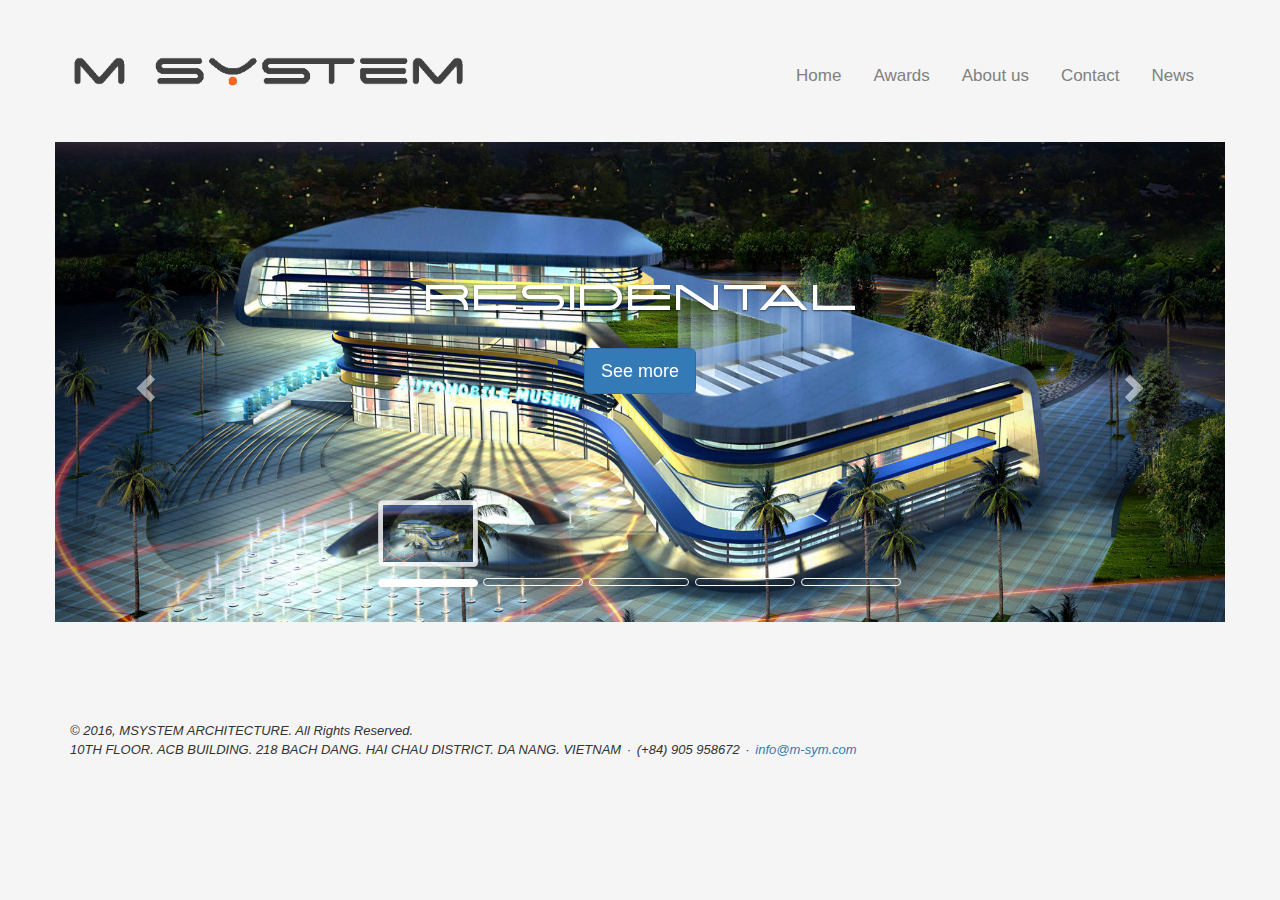
<file: index.html>
<!DOCTYPE html>
<html>
	<head>
		<title>mSystem demo 2</title>
		<meta name="viewport" content="width=device-width, initial-scale=1">
		<link rel="stylesheet" href="https://maxcdn.bootstrapcdn.com/bootstrap/3.3.7/css/bootstrap.min.css" integrity="sha384-BVYiiSIFeK1dGmJRAkycuHAHRg32OmUcww7on3RYdg4Va+PmSTsz/K68vbdEjh4u" crossorigin="anonymous">
		<link rel="stylesheet" type="text/css" href="./css/style.css">		
	</head>
	<body>
		<div class="container" style="padding-top:50px;">
			<div class="row" style="padding-bottom:40px;">
				<div class="col-sm-12">
					<img src="./images/logo.png" class="" style="float:left; width:400px; height:auto;">
					<ul class="topnav" id="myTopnav" style="float:right;">
						<li><a href="#home">Home</a></li>
						<li><a href="#awards">Awards</a></li>
						<li><a href="#about">About us</a></li>
						<li><a href="#contact">Contact</a></li>
						<li><a href="#news">News</a></li>
						<li class="icon">
							<a href="javascript:void(0);" onclick="myFunction()">&#9776;</a>
						</li>
					</ul>
				</div>
			</div>
			<div class="row">
				<div id="thumbnail-preview-indicators" class="carousel slide" data-ride="carousel">
					<!-- Indicators -->
					<ol class="carousel-indicators">
						<li data-target="#thumbnail-preview-indicators" data-slide-to="0" class="active">
							<div class="thumbnail">
								<img class="img-responsive" src="./images/1.jpg">
							</div>
						</li>
						<li data-target="#thumbnail-preview-indicators" data-slide-to="1">
							<div class="thumbnail">
								<img class="img-responsive" src="./images/2.jpg">
							</div>
						</li>
						<li data-target="#thumbnail-preview-indicators" data-slide-to="2">
							<div class="thumbnail">
								<img class="img-responsive" src="./images/3.jpg">
							</div>
						</li>
						<li data-target="#thumbnail-preview-indicators" data-slide-to="3">
							<div class="thumbnail">
								<img class="img-responsive" src="./images/4.jpg">
							</div>
						</li>
						<li data-target="#thumbnail-preview-indicators" data-slide-to="4">
							<div class="thumbnail">
								<img class="img-responsive" src="./images/5.jpg">
							</div>
						</li>
					</ol>
					<div class="carousel-inner">
						<div class="item slides active">
							<div class="slide-1"></div>
							<div class="container">
								<div class="carousel-caption">
									<h1>RESIDENTAL</h1>
									<p><a class="btn btn-lg btn-primary" href="#" role="button">See more</a></p>
								</div>
							</div>
						</div>
						<div class="item slides">
							<div class="slide-2"></div>
							<div class="container">
								<div class="carousel-caption">
									<h1>HOTEL</h1>
									<p><a class="btn btn-lg btn-primary" href="#" role="button">Check it</a></p>
								</div>
							</div>
						</div>
						<div class="item slides">
							<div class="slide-3"></div>
							<div class="container">
								<div class="carousel-caption">
									<h1>MIXED USE</h1>
									<p><a class="btn btn-lg btn-primary" href="#" role="button">Let me in</a></p>
								</div>
							</div>
						</div>
						<div class="item slides">
							<div class="slide-4"></div>
							<div class="container">
								<div class="carousel-caption">
									<h1>COMMERCIAL</h1>
									<p><a class="btn btn-lg btn-primary" href="#" role="button">Come in</a></p>
								</div>
							</div>
						</div>
						<div class="item slides">
							<div class="slide-5"></div>
							<div class="container">
								<div class="carousel-caption">
									<h1>EXPERIMENTAL</h1>
									<p><a class="btn btn-lg btn-primary" href="#" role="button">Browse gallery</a></p>
								</div>
							</div>
						</div>
					</div>
					<a class="left carousel-control" href="#thumbnail-preview-indicators" role="button" data-slide="prev"><span class="glyphicon glyphicon-chevron-left"></span></a>
					<a class="right carousel-control" href="#thumbnail-preview-indicators" role="button" data-slide="next"><span class="glyphicon glyphicon-chevron-right"></span></a>
				</div>
			</div>
			<div class="row footer">
				<div class="col-xs-12">
					<div>© 2016, MSYSTEM ARCHITECTURE. All Rights Reserved.</div>
					<div>
						<span>10TH FLOOR. ACB BUILDING. 218 BACH DANG.
						HAI CHAU DISTRICT. DA NANG. VIETNAM </span>
						<span class="padding">·</span> (+84)&nbsp;905 958672 <span class="padding">·</span> <a href="mailto:info@m-sym.com" title="Write Email">info@m-sym.com</a>
					</div>
				</div>
			</div>
		</div>
		<script src="./js/menu.js" type="text/javascript"></script>
		<script src="https://code.jquery.com/jquery-3.1.1.slim.min.js" type="text/javascript"></script>
		<script src="https://maxcdn.bootstrapcdn.com/bootstrap/3.3.7/js/bootstrap.min.js" integrity="sha384-Tc5IQib027qvyjSMfHjOMaLkfuWVxZxUPnCJA7l2mCWNIpG9mGCD8wGNIcPD7Txa" crossorigin="anonymous"></script>
	</body>
</html>
</file>
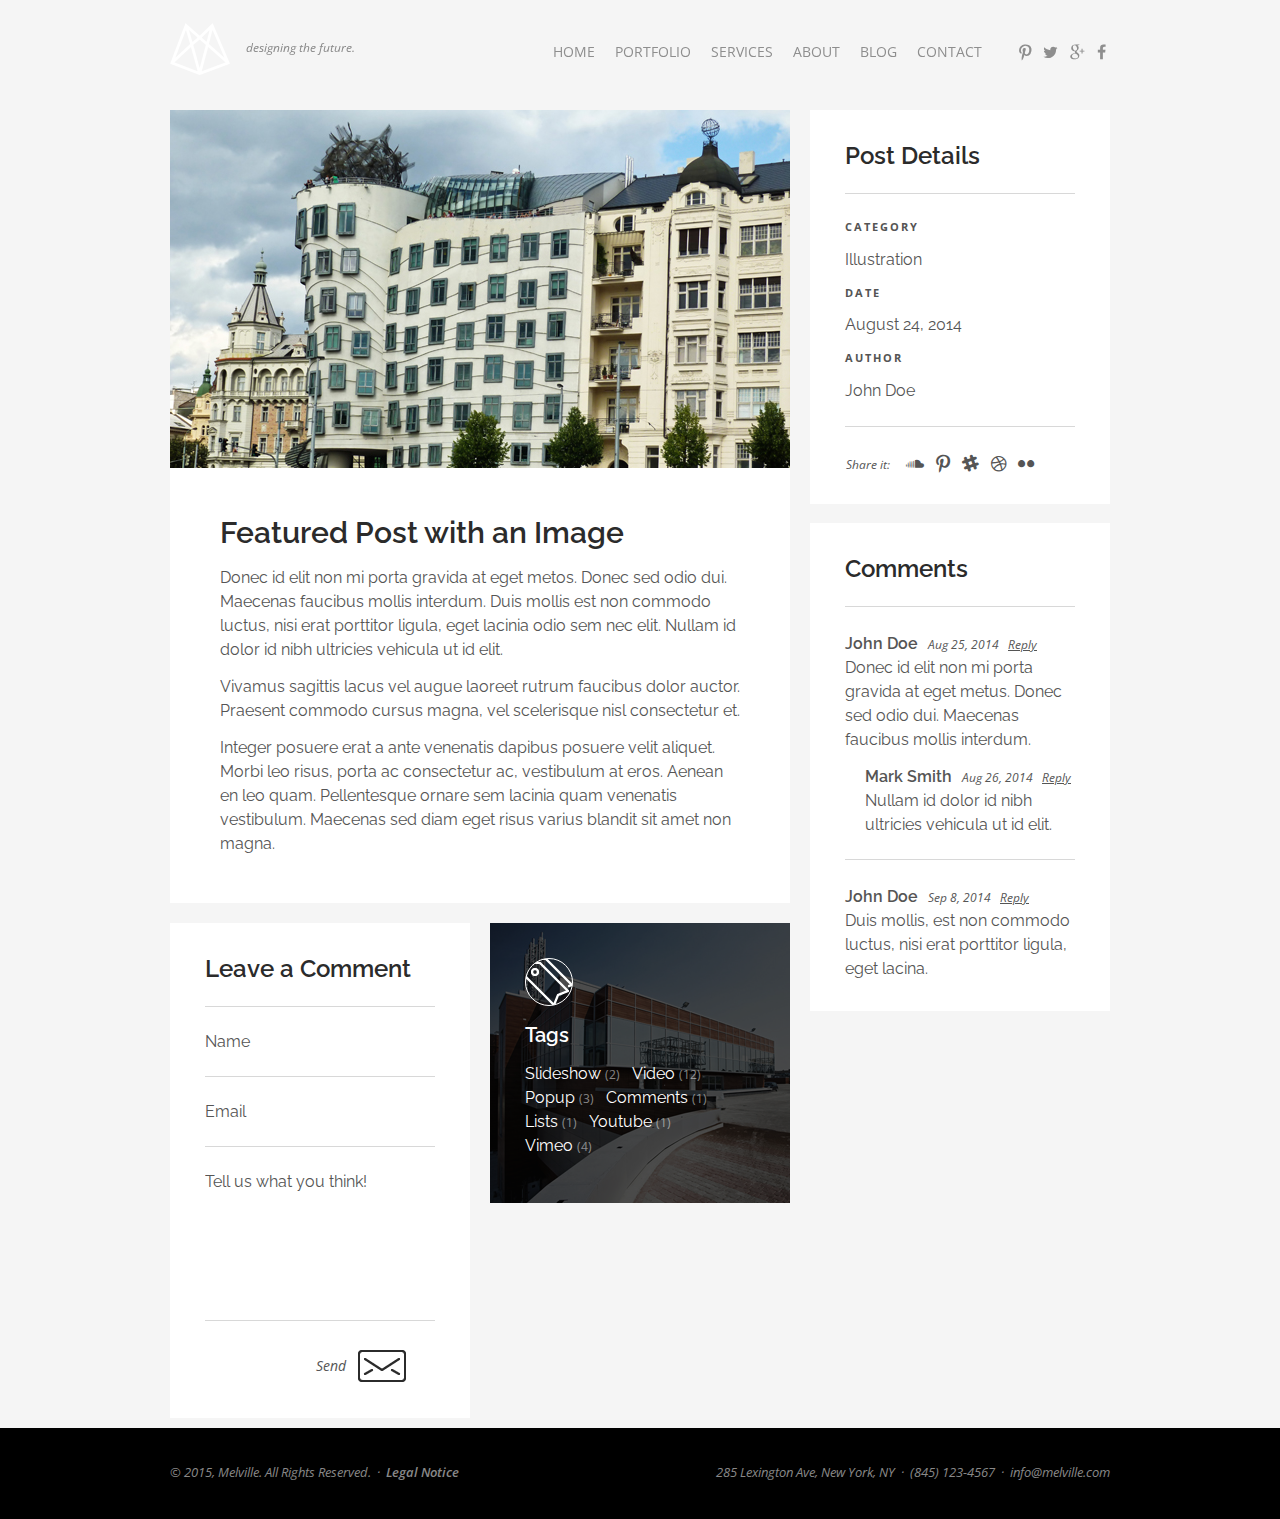
<file: navyseal/post.html>
<!DOCTYPE html>
<!--[if lte IE 6]> <html class="no-js ie  lt-ie10 lt-ie9 lt-ie8 lt-ie7 ancient oldie" lang="en-US"> <![endif]-->
<!--[if IE 7]>     <html class="no-js ie7 lt-ie10 lt-ie9 lt-ie8 oldie" lang="en-US"> <![endif]-->
<!--[if IE 8]>     <html class="no-js ie8 lt-ie10 lt-ie9 oldie" lang="en-US"> <![endif]-->
<!--[if IE 9]>     <html class="no-js ie9 lt-ie10 oldie" lang="en-US"> <![endif]-->
<!--[if gt IE 8]><!--> <html class="no-js" dir="ltr" lang="en-US"> <!--<![endif]-->
<head>
<meta charset="utf-8" />
<!--[if IE]> <meta http-equiv="X-UA-Compatible" content="IE=edge"> <![endif]-->
<title>Melville – Architect Builder Designer HTML5 Portfolio</title>
<!-- Set the viewport width to device width for mobile -->
<meta name="viewport" content="width=device-width, initial-scale=1, maximum-scale=1" />
<meta name="author" content="ppandp">
<meta name="Description" content="Melville – Architect Builder Designer HTML5 Portfolio" />
<link href="css/reset.css" rel="stylesheet" type="text/css" media="screen" />
<link href="css/contact.css" rel="stylesheet" type="text/css" media="screen" />
<link href="css/styles.css" rel="stylesheet" type="text/css" media="screen" />
<link href="css/jquery.fancybox.css" rel="stylesheet" type="text/css" media="screen" />
<!--[if gt IE 8]><!--><link href="css/retina-responsive.css" rel="stylesheet" type="text/css" media="screen" /><!--<![endif]-->
<!--[if !IE]> <link href="css/retina-responsive.css" rel="stylesheet" type="text/css" media="screen" /> <![endif]-->
<link href="css/open-menu.css" rel="stylesheet" type="text/css" media="screen" />
<link href="css/print.css" rel="stylesheet" type="text/css" media="print" />
<link href='http://fonts.googleapis.com/css?family=Open+Sans:400,400italic,300,300italic,600,700,800' rel="stylesheet" type="text/css" />
<link href='http://fonts.googleapis.com/css?family=Raleway:400,300,500,600,700' rel='stylesheet' type='text/css'>
<script src="js/modernizr.js" type="text/javascript"></script>
</head>
<body class="aligned">
<!-- Preloader -->
<div id="preloader">
  <div id="status">
    <div class="parent">
      <div class="child">
        <p class="small">loading</p>
      </div>
    </div>
  </div>
</div>
<div id="wrap">
  <div id="background-color"></div>
  <header id="header">
    <div class="containing-wrapper">
      <div class="logo-wrapper">
        <h1 id="logo"><a href="index-2.html">Melville</a></h1>
        <div class="tagline"><span>designing the future.</span></div>
      </div>
      <div id="menu-button">
        <div class="centralizer">
          <div class="cursor">Menu
            <div id="nav-button"> <span class="nav-bar"></span> <span class="nav-bar"></span> <span class="nav-bar"></span> </div>
          </div>
        </div>
      </div>
    </div>
  </header>
  <!-- end header -->
  <!-- start main nav -->
  <div class="containing-wrapper menu">
    <nav id="main-nav">
      <div id="menu-close-button">&times;</div>
      <ul id="options" class="option-set clearfix" data-option-key="filter">
        <li> <a href="index-2.html">Home</a> </li>
        <li> <a href="index-2.html#portfolio">Portfolio</a> </li>
        <li> <a href="index-2.html#services">Services</a> </li>
        <li> <a href="index-2.html#about">About</a> </li>
        <li> <a href="index-2.html#blog">Blog</a> </li>
        <li> <a href="index-2.html#contact">Contact</a> </li>
      </ul>
      <div class="social-links">
        <ul class="social-list clearfix">
          <li> <a href="#" class="pinterest"></a> </li>
          <li> <a href="#" class="twitter"></a> </li>
          <li> <a href="#" class="gplus"></a> </li>
          <li> <a href="#" class="facebook"></a> </li>
        </ul>
      </div>
    </nav>
  </div>
  <!-- end main nav -->
  <div class="content-wrapper">
    <div id="content">
      <div class="container">
        <div id="container" class="clearfix">
          <div class="element  clearfix col2-3 home auto">
            <div class="col2-3 auto">
              <figure class="images"> <img src="images/services01.jpg" alt="" /></figure>
            </div>
            <div class="col2-3 auto white-bottom">
              <h3> <strong>Featured Post with an Image</strong></h3>
              <p>Donec id elit non mi porta gravida at eget metos. Donec sed odio dui. Maecenas faucibus mollis interdum. Duis mollis est non commodo luctus, nisi erat porttitor ligula, eget lacinia odio sem nec elit. Nullam id dolor id nibh ultricies vehicula ut id elit.</p>
              <p>Vivamus sagittis lacus vel augue laoreet rutrum faucibus dolor auctor. Praesent commodo cursus magna, vel scelerisque nisl consectetur et.</p>
              <p>Integer posuere erat a ante venenatis dapibus posuere velit aliquet. Morbi leo risus, porta ac consectetur ac, vestibulum at eros. Aenean en leo quam. Pellentesque ornare sem lacinia quam venenatis vestibulum. Maecenas sed diam eget risus varius blandit sit amet non magna.</p>
            </div>
          </div>
          <div class="element clearfix col1-3 home grey auto">
            <h3><strong>Post Details</strong></h3>
            <div class="ct-part">
              <p class="small">Category</p>
              <p>Illustration</p>
              <p class="small">Date</p>
              <p>August 24, 2014</p>
              <p class="small">Author</p>
              <p>John Doe</p>
            </div>
            <div class="ft-part">
              <ul class="social-list">
                <li><i>Share it:</i></li>
                <li><a href="#" class="soundcloud"></a></li>
                <li><a href="#" class="pinterest"></a></li>
                <li><a href="#" class="slack"></a></li>
                <li><a href="#" class="dribbble"></a></li>
                <li><a href="#" class="flickr"></a></li>
              </ul>
            </div>
          </div>
          <div class="element clearfix col1-3 home grey auto">
            <h3><strong>Comments</strong></h3>
            <div class="ct-part">
              <p> <strong>John Doe</strong><sub><i>Aug 25, 2014 &nbsp; <a href="#" title="">Reply</a></i></sub><br />
                Donec id elit non mi porta gravida at eget metus. Donec sed odio dui. Maecenas faucibus mollis interdum. </p>
              <p class="indented"> <strong>Mark Smith</strong><sub><i>Aug 26, 2014 &nbsp; <a href="#" title="">Reply</a></i></sub><br />
                Nullam id dolor id nibh ultricies vehicula ut id elit. </p>
            </div>
            <div class="ct-part">
              <p> <strong>John Doe</strong><sub><i>Sep 8, 2014 &nbsp; <a href="#" title="">Reply</a></i></sub><br />
                Duis mollis, est non commodo luctus, nisi erat porttitor ligula, eget lacina. </p>
            </div>
          </div>
          <div class="element clearfix col1-3 home auto">
            <div class="elem-content">
              <h3><strong>Leave a Comment</strong></h3>
              <form class="form-part" method="post" action="http://ppp-templates.de/mv/contact.php" name="contactform" id="contactform" autocomplete="off">
                <input name="name" type="text" id="name" size="30" title="Name" />
                <input name="email" type="text" id="email" size="30" title="Email" />
                <textarea name="comments" cols="40" rows="3" id="comments" title="Tell us what you think!"></textarea>
                <div class="input-wrapper clearfix">
                  <input type="submit" class="send-btn" value="Send" id="submit" name="Submit" />
                  <span id="message"></span></div>
              </form>
            </div>
          </div>
          <div class="element  clearfix col1-3 home background background08">
            <div class="overlay"></div>
            <div class="icons tags"></div>
            <h4><strong>Tags</strong></h4>
            <p> <a href="#" title=""><span class="tag">Slideshow&nbsp;<span class="tag-count">(2)</span></span></a> <a href="#" title=""><span class="tag">Video&nbsp;<span class="tag-count">(12)</span></span></a> <a href="#" title=""><span class="tag">Popup&nbsp;<span class="tag-count">(3)</span></span></a> <a href="#" title=""><span class="tag">Comments&nbsp;<span class="tag-count">(1)</span></span></a> <a href="#" title=""><span class="tag">Lists&nbsp;<span class="tag-count">(1)</span></span></a> <a href="#" title=""><span class="tag">Youtube&nbsp;<span class="tag-count">(1)</span></span></a> <a href="#" title=""><span class="tag">Vimeo&nbsp;<span class="tag-count">(4)</span></span></a> </p>
          </div>
        </div>
        <!-- end #container -->
      </div>
      <!-- end .container -->
    </div>
    <!-- end content -->
  </div>
  <!-- end content-wrapper -->
</div>
<!-- end wrap -->
<footer id="footer" class="clearfix">
  <div class="containing-wrapper">
    <p class="alignleft">© 2015, Melville. All Rights Reserved. <span class="padding">&middot;</span> <a href="404.html" title=""><strong>Legal Notice</strong></a></p>
    <p class="alignright">285 Lexington Ave, New York, NY <span class="padding">&middot;</span> (845)&nbsp;123-4567 <span class="padding">&middot;</span> <a href="mailto:info@barrow.com" title="Write Email">info@melville.com</a> </p>
  </div>
</footer>
<script src="js/jquery-1.11.1.min.js" type="text/javascript"></script>
<script src="js/jquery-easing-1.3.js" type="text/javascript"></script>
<script src="js/retina.js" type="text/javascript"></script>
<script src="js/jquery.touchSwipe.min.js" type="text/javascript"></script>
<script src="js/jquery.isotope2.min.js" type="text/javascript"></script>
<script src="js/jquery.ba-bbq.min.js" type="text/javascript"></script>
<script src="js/jquery.isotope.load.js" type="text/javascript"></script>
<script src="js/SmoothScroll.js" type="text/javascript"></script>
<script src="js/main.js" type="text/javascript"></script>
<script src="js/jquery.form.js" type="text/javascript"></script>
<script src="js/input.fields.js" type="text/javascript"></script>
<script src="js/preloader.js" type="text/javascript"></script>
<script src="js/jquery.fancybox.pack.js" type="text/javascript"></script>
<script src="http://maps.google.com/maps/api/js?sensor=false" type="text/javascript"></script>
<script src="js/jquery.gomap-1.3.2.min.js" type="text/javascript"></script>
</body>
</html>
</file>
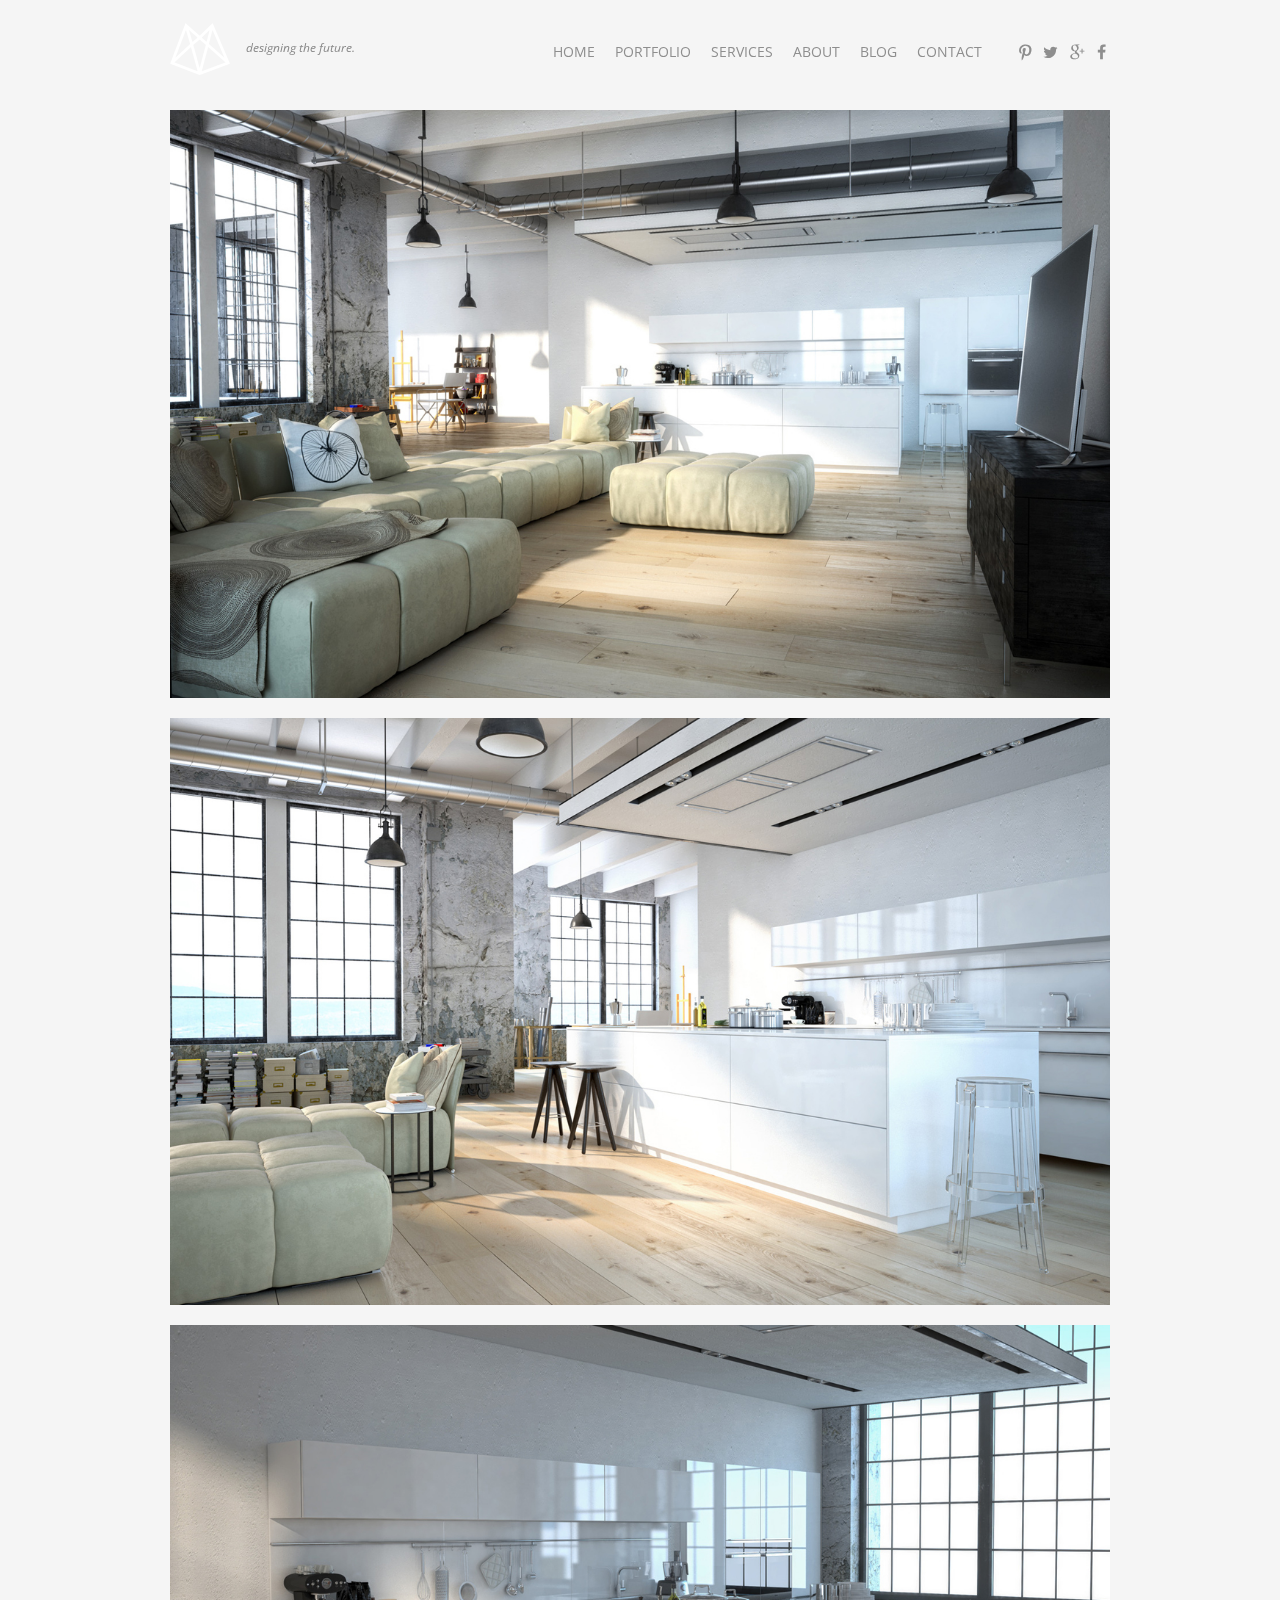
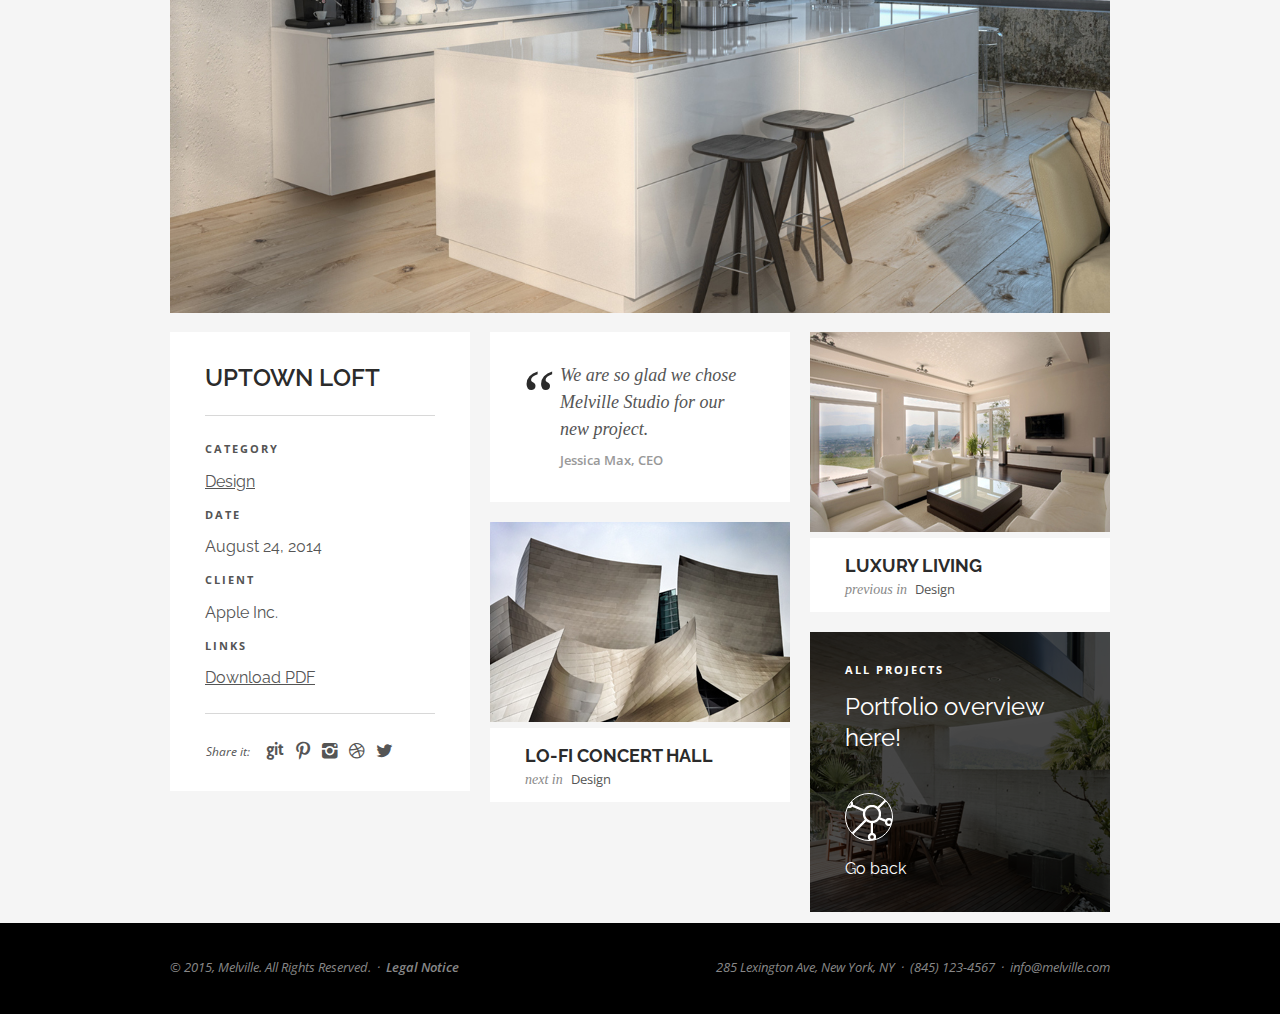
<file: navyseal/project.html>
<!DOCTYPE html>
<!--[if lte IE 6]> <html class="no-js ie  lt-ie10 lt-ie9 lt-ie8 lt-ie7 ancient oldie" lang="en-US"> <![endif]-->
<!--[if IE 7]>     <html class="no-js ie7 lt-ie10 lt-ie9 lt-ie8 oldie" lang="en-US"> <![endif]-->
<!--[if IE 8]>     <html class="no-js ie8 lt-ie10 lt-ie9 oldie" lang="en-US"> <![endif]-->
<!--[if IE 9]>     <html class="no-js ie9 lt-ie10 oldie" lang="en-US"> <![endif]-->
<!--[if gt IE 8]><!--> <html class="no-js" dir="ltr" lang="en-US"> <!--<![endif]-->
<head>
<meta charset="utf-8" />
<!--[if IE]> <meta http-equiv="X-UA-Compatible" content="IE=edge"> <![endif]-->
<title>Melville – Architect Builder Designer HTML5 Portfolio</title>
<!-- Set the viewport width to device width for mobile -->
<meta name="viewport" content="width=device-width, initial-scale=1, maximum-scale=1" />
<meta name="author" content="ppandp">
<meta name="Description" content="Melville – Architect Builder Designer HTML5 Portfolio" />
<link href="css/reset.css" rel="stylesheet" type="text/css" media="screen" />
<link href="css/contact.css" rel="stylesheet" type="text/css" media="screen" />
<link href="css/styles.css" rel="stylesheet" type="text/css" media="screen" />
<link href="css/jquery.fancybox.css" rel="stylesheet" type="text/css" media="screen" />
<!--[if gt IE 8]><!--><link href="css/retina-responsive.css" rel="stylesheet" type="text/css" media="screen" /><!--<![endif]-->
<!--[if !IE]> <link href="css/retina-responsive.css" rel="stylesheet" type="text/css" media="screen" /> <![endif]-->
<link href="css/open-menu.css" rel="stylesheet" type="text/css" media="screen" />
<link href="css/print.css" rel="stylesheet" type="text/css" media="print" />
<link href='http://fonts.googleapis.com/css?family=Open+Sans:400,400italic,300,300italic,600,700,800' rel="stylesheet" type="text/css" />
<link href='http://fonts.googleapis.com/css?family=Raleway:400,300,500,600,700' rel='stylesheet' type='text/css'>
<script src="js/modernizr.js" type="text/javascript"></script>
</head>
<body class="aligned">
<!-- Preloader -->
<div id="preloader">
  <div id="status">
    <div class="parent">
      <div class="child">
        <p class="small">loading</p>
      </div>
    </div>
  </div>
</div>
<div id="wrap">
  <div id="background-color"></div>
  <header id="header">
    <div class="containing-wrapper">
      <div class="logo-wrapper">
        <h1 id="logo"><a href="index-2.html">Melville</a></h1>
        <div class="tagline"><span>designing the future.</span></div>
      </div>
      <div id="menu-button">
        <div class="centralizer">
          <div class="cursor">Menu
            <div id="nav-button"> <span class="nav-bar"></span> <span class="nav-bar"></span> <span class="nav-bar"></span> </div>
          </div>
        </div>
      </div>
    </div>
  </header>
  <!-- end header -->
  <!-- start main nav -->
  <div class="containing-wrapper menu">
    <nav id="main-nav">
      <div id="menu-close-button">&times;</div>
      <ul id="options" class="option-set clearfix" data-option-key="filter">
        <li> <a href="index-2.html">Home</a> </li>
        <li> <a href="index-2.html#portfolio">Portfolio</a> </li>
        <li> <a href="index-2.html#services">Services</a> </li>
        <li> <a href="index-2.html#about">About</a> </li>
        <li> <a href="index-2.html#blog">Blog</a> </li>
        <li> <a href="index-2.html#contact">Contact</a> </li>
      </ul>
      <div class="social-links">
        <ul class="social-list clearfix">
          <li> <a href="#" class="pinterest"></a> </li>
          <li> <a href="#" class="twitter"></a> </li>
          <li> <a href="#" class="gplus"></a> </li>
          <li> <a href="#" class="facebook"></a> </li>
        </ul>
      </div>
    </nav>
  </div>
  <!-- end main nav -->
  <div class="content-wrapper">
    <div id="content">
      <div class="container">
        <div id="container" class="clearfix">
          <div class="element clearfix col3-3 home"> <a href="images/loft01.jpg" data-title="Project Title Here" data-fancybox-group="group1" class="popup">
            <figure class="images"> <img src="images/loft01.jpg" alt="" /></figure>
            </a>
            <div class="break"></div>
            <a href="images/loft02.jpg" data-title="Project Title Here" data-fancybox-group="group1" class="popup">
            <figure class="images"> <img src="images/loft02.jpg" alt="" /></figure>
            </a>
            <div class="break"></div>
            <a href="images/loft03.jpg" data-title="Project Title Here" data-fancybox-group="group1" class="popup">
            <figure class="images"> <img src="images/loft03.jpg" alt="" /></figure>
            </a> </div>
          <div class="element clearfix col1-3 home grey auto">
            <h3 class="uppercase"><strong>Uptown Loft</strong></h3>
            <div class="ct-part">
              <p class="small">Category</p>
              <p><a href="#">Design</a></p>
              <p class="small">Date</p>
              <p>August 24, 2014</p>
              <p class="small">Client</p>
              <p>Apple Inc.</p>
              <p class="small">Links</p>
              <p><a href="#">Download PDF</a></p>
            </div>
            <div class="ft-part">
              <ul class="social-list">
                <li><i>Share it:</i></li>
                <li><a href="#" class="git"></a></li>
                <li><a href="#" class="pinterest"></a></li>
                <li><a href="#" class="instagram"></a></li>
                <li><a href="#" class="dribbble"></a></li>
                <li><a href="#" class="twitter"></a></li>
              </ul>
            </div>
          </div>
          <div class="element  clearfix col1-3 home grey auto">
            <blockquote>
              <p>We are so glad we chose Melville Studio for our new project.</p>
              <p class="small">Jessica Max, CEO</p>
            </blockquote>
          </div>
          <div class="element  clearfix col1-3 home portfolio design"> <a href="project.html" title="">
            <figure class="images"> <img src="images/image09.jpg" alt="" /> </figure>
            <div class="description">
              <h4>Luxury Living</h4>
              <p class="small"><span>previous in</span> Design</p>
              <div class="arrow-wrapper">
                <p>View Project</p>
                <span class="arrow">→</span> </div>
            </div>
            </a> </div>
          <div class="element  clearfix col1-3 home portfolio construction"> <a href="project.html" title="">
            <figure class="images"> <img src="images/image05.jpg" alt="" /> </figure>
            <div class="description">
              <h4>Lo-fi Concert Hall</h4>
              <p class="small"><span>next in</span> Design</p>
              <div class="arrow-wrapper">
                <p>View Project</p>
                <span class="arrow">→</span> </div>
            </div>
            </a> </div>
          <div class="element  clearfix col1-3 home background background05"> <a href="index-2.html#portfolio" data-title="" class="whole-tile">
            <div class="overlay"></div>
            <p class="small">All Projects</p>
            <h3>Portfolio overview here!</h3>
            <div class="bottom">
              <div class="icons network"></div>
              <p class="alignleft">Go back</p>
              <span class="arrow">→</span></div>
            </a> </div>
        </div>
        <!-- end #container -->
      </div>
      <!-- end .container -->
    </div>
    <!-- end content -->
  </div>
  <!-- end content-wrapper -->
</div>
<!-- end wrap -->
<footer id="footer" class="clearfix">
  <div class="containing-wrapper">
    <p class="alignleft">© 2015, Melville. All Rights Reserved. <span class="padding">&middot;</span> <a href="404.html" title=""><strong>Legal Notice</strong></a></p>
    <p class="alignright">285 Lexington Ave, New York, NY <span class="padding">&middot;</span> (845)&nbsp;123-4567 <span class="padding">&middot;</span> <a href="mailto:info@barrow.com" title="Write Email">info@melville.com</a> </p>
  </div>
</footer>
<script src="js/jquery-1.11.1.min.js" type="text/javascript"></script>
<script src="js/jquery-easing-1.3.js" type="text/javascript"></script>
<script src="js/retina.js" type="text/javascript"></script>
<script src="js/jquery.touchSwipe.min.js" type="text/javascript"></script>
<script src="js/jquery.isotope2.min.js" type="text/javascript"></script>
<script src="js/jquery.ba-bbq.min.js" type="text/javascript"></script>
<script src="js/jquery.isotope.load.js" type="text/javascript"></script>
<script src="js/SmoothScroll.js" type="text/javascript"></script>
<script src="js/main.js" type="text/javascript"></script>
<script src="js/jquery.form.js" type="text/javascript"></script>
<script src="js/input.fields.js" type="text/javascript"></script>
<script src="js/preloader.js" type="text/javascript"></script>
<script src="js/jquery.fancybox.pack.js" type="text/javascript"></script>
<script src="http://maps.google.com/maps/api/js?sensor=false" type="text/javascript"></script>
<script src="js/jquery.gomap-1.3.2.min.js" type="text/javascript"></script>
</body>
</html>
</file>
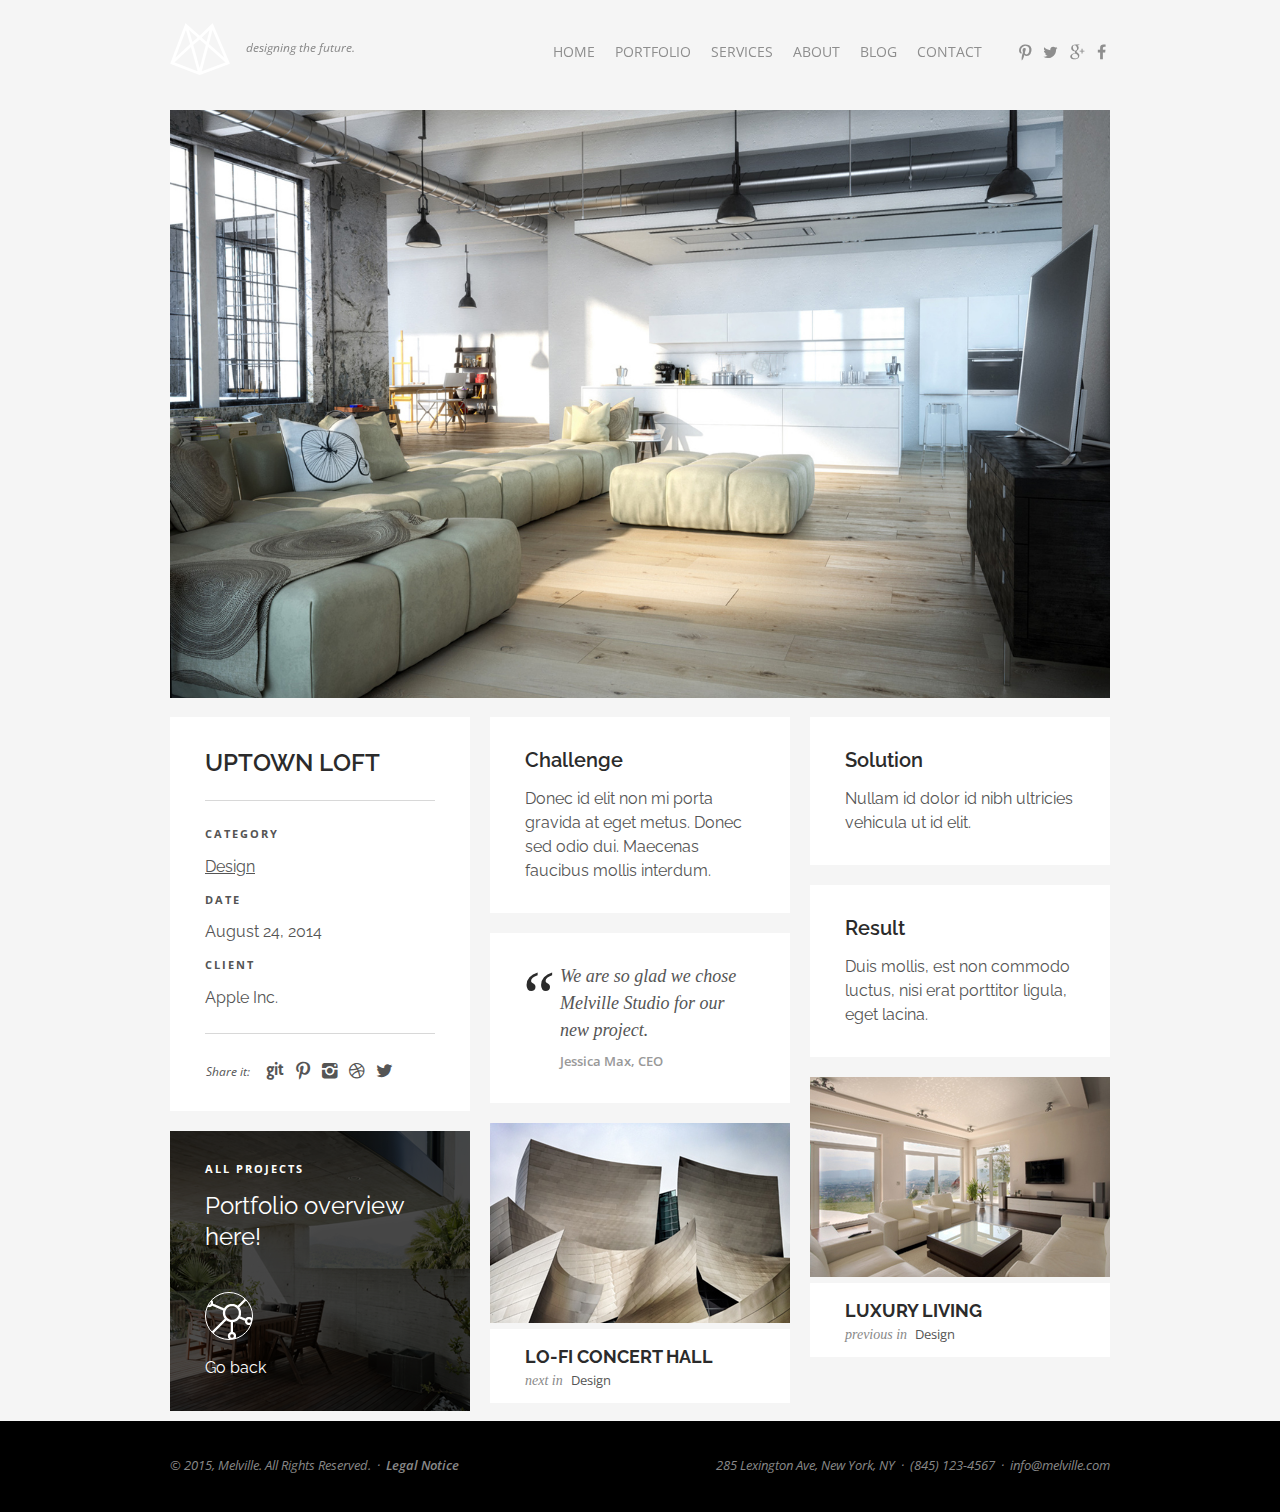
<file: navyseal/slider.html>
<!DOCTYPE html>
<!--[if lte IE 6]> <html class="no-js ie  lt-ie10 lt-ie9 lt-ie8 lt-ie7 ancient oldie" lang="en-US"> <![endif]-->
<!--[if IE 7]>     <html class="no-js ie7 lt-ie10 lt-ie9 lt-ie8 oldie" lang="en-US"> <![endif]-->
<!--[if IE 8]>     <html class="no-js ie8 lt-ie10 lt-ie9 oldie" lang="en-US"> <![endif]-->
<!--[if IE 9]>     <html class="no-js ie9 lt-ie10 oldie" lang="en-US"> <![endif]-->
<!--[if gt IE 8]><!--> <html class="no-js" dir="ltr" lang="en-US"> <!--<![endif]-->
<head>
<meta charset="utf-8" />
<!--[if IE]> <meta http-equiv="X-UA-Compatible" content="IE=edge"> <![endif]-->
<title>Melville – Architect Builder Designer HTML5 Portfolio</title>
<!-- Set the viewport width to device width for mobile -->
<meta name="viewport" content="width=device-width, initial-scale=1, maximum-scale=1" />
<meta name="author" content="ppandp">
<meta name="Description" content="Melville – Architect Builder Designer HTML5 Portfolio" />
<link href="css/reset.css" rel="stylesheet" type="text/css" media="screen" />
<link href="css/contact.css" rel="stylesheet" type="text/css" media="screen" />
<link href="css/styles.css" rel="stylesheet" type="text/css" media="screen" />
<link href="css/flexslider.css" rel="stylesheet" type="text/css" media="screen">
<link href="css/jquery.fancybox.css" rel="stylesheet" type="text/css" media="screen" />
<!--[if gt IE 8]><!--><link href="css/retina-responsive.css" rel="stylesheet" type="text/css" media="screen" /><!--<![endif]-->
<!--[if !IE]> <link href="css/retina-responsive.css" rel="stylesheet" type="text/css" media="screen" /> <![endif]-->
<link href="css/open-menu.css" rel="stylesheet" type="text/css" media="screen" />
<link href="css/print.css" rel="stylesheet" type="text/css" media="print" />
<link href='http://fonts.googleapis.com/css?family=Open+Sans:400,400italic,300,300italic,600,700,800' rel="stylesheet" type="text/css" />
<link href='http://fonts.googleapis.com/css?family=Raleway:400,300,500,600,700' rel='stylesheet' type='text/css'>
<script src="js/modernizr.js" type="text/javascript"></script>
</head>
<body class="aligned">
<!-- Preloader -->
<div id="preloader">
  <div id="status">
    <div class="parent">
      <div class="child">
        <p class="small">loading</p>
      </div>
    </div>
  </div>
</div>
<div id="wrap">
  <div id="background-color"></div>
  <header id="header">
    <div class="containing-wrapper">
      <div class="logo-wrapper">
        <h1 id="logo"><a href="index-2.html">Melville</a></h1>
        <div class="tagline"><span>designing the future.</span></div>
      </div>
      <div id="menu-button">
        <div class="centralizer">
          <div class="cursor">Menu
            <div id="nav-button"> <span class="nav-bar"></span> <span class="nav-bar"></span> <span class="nav-bar"></span> </div>
          </div>
        </div>
      </div>
    </div>
  </header>
  <!-- end header -->
  <!-- start main nav -->
  <div class="containing-wrapper menu">
    <nav id="main-nav">
      <div id="menu-close-button">&times;</div>
      <ul id="options" class="option-set clearfix" data-option-key="filter">
        <li> <a href="index-2.html">Home</a> </li>
        <li> <a href="index-2.html#portfolio">Portfolio</a> </li>
        <li> <a href="index-2.html#services">Services</a> </li>
        <li> <a href="index-2.html#about">About</a> </li>
        <li> <a href="index-2.html#blog">Blog</a> </li>
        <li> <a href="index-2.html#contact">Contact</a> </li>
      </ul>
      <div class="social-links">
        <ul class="social-list clearfix">
          <li> <a href="#" class="pinterest"></a> </li>
          <li> <a href="#" class="twitter"></a> </li>
          <li> <a href="#" class="gplus"></a> </li>
          <li> <a href="#" class="facebook"></a> </li>
        </ul>
      </div>
    </nav>
  </div>
  <!-- end main nav -->
  <div class="content-wrapper">
    <div id="content">
      <div class="container">
        <div id="container" class="clearfix">
          <div class="element  clearfix col4-3 auto home">
            <div class="flexslider">
              <div class="images">
                <ul class="slides">
                  <li><img src="images/loft01.jpg" alt="" /></li>
                  <li><img src="images/loft02.jpg" alt="" /></li>
                  <li><img src="images/loft03.jpg" alt="" /></li>
                </ul>
              </div>
            </div>
          </div>
          <div class="element clearfix col1-3 home grey auto">
            <h3 class="uppercase"><strong>Uptown Loft</strong></h3>
            <div class="ct-part">
              <p class="small">Category</p>
              <p><a href="#">Design</a></p>
              <p class="small">Date</p>
              <p>August 24, 2014</p>
              <p class="small">Client</p>
              <p>Apple Inc.</p>
            </div>
            <div class="ft-part">
              <ul class="social-list">
                <li><i>Share it:</i></li>
                <li><a href="#" class="git"></a></li>
                <li><a href="#" class="pinterest"></a></li>
                <li><a href="#" class="instagram"></a></li>
                <li><a href="#" class="dribbble"></a></li>
                <li><a href="#" class="twitter"></a></li>
              </ul>
            </div>
          </div>
          <div class="element clearfix col1-3 home grey auto">
            <h4><strong>Challenge</strong></h4>
            <p>Donec id elit non mi porta gravida at eget metus. Donec sed odio dui. Maecenas faucibus mollis interdum. </p>
          </div>
          <div class="element clearfix col1-3 home grey auto">
            <h4><strong>Solution</strong></h4>
            <p>Nullam id dolor id nibh ultricies vehicula ut id elit. </p>
          </div>
          <div class="element clearfix col1-3 home grey auto">
            <h4><strong>Result</strong></h4>
            <p>Duis mollis, est non commodo luctus, nisi erat porttitor ligula, eget lacina. </p>
          </div>
          <div class="element  clearfix col1-3 home grey auto">
            <blockquote>
              <p>We are so glad we chose Melville Studio for our new project.</p>
              <p class="small">Jessica Max, CEO</p>
            </blockquote>
          </div>
          <div class="element  clearfix col1-3 home portfolio design"> <a href="project.html" title="">
            <figure class="images"> <img src="images/image09.jpg" alt="" /> </figure>
            <div class="description">
              <h4>Luxury Living</h4>
              <p class="small"><span>previous in</span> Design</p>
              <div class="arrow-wrapper">
                <p>View Project</p>
                <span class="arrow">→</span> </div>
            </div>
            </a> </div>
          <div class="element  clearfix col1-3 home portfolio construction"> <a href="project.html" title="">
            <figure class="images"> <img src="images/image05.jpg" alt="" /> </figure>
            <div class="description">
              <h4>Lo-fi Concert Hall</h4>
              <p class="small"><span>next in</span> Design</p>
              <div class="arrow-wrapper">
                <p>View Project</p>
                <span class="arrow">→</span> </div>
            </div>
            </a> </div>
          <div class="element  clearfix col1-3 home background background05"> <a href="index-2.html#portfolio" data-title="" class="whole-tile">
            <div class="overlay"></div>
            <p class="small">All Projects</p>
            <h3>Portfolio overview here!</h3>
            <div class="bottom">
              <div class="icons network"></div>
              <p class="alignleft">Go back</p>
              <span class="arrow">→</span></div>
            </a> </div>
        </div>
        <!-- end #container -->
      </div>
      <!-- end .container -->
    </div>
    <!-- end content -->
  </div>
  <!-- end content-wrapper -->
</div>
<!-- end wrap -->
<footer id="footer" class="clearfix">
  <div class="containing-wrapper">
    <p class="alignleft">© 2015, Melville. All Rights Reserved. <span class="padding">&middot;</span> <a href="404.html" title=""><strong>Legal Notice</strong></a></p>
    <p class="alignright">285 Lexington Ave, New York, NY <span class="padding">&middot;</span> (845)&nbsp;123-4567 <span class="padding">&middot;</span> <a href="mailto:info@barrow.com" title="Write Email">info@melville.com</a> </p>
  </div>
</footer>
<script src="js/jquery-1.11.1.min.js" type="text/javascript"></script>
<script src="js/jquery-easing-1.3.js" type="text/javascript"></script>
<script src="js/retina.js" type="text/javascript"></script>
<script src="js/jquery.touchSwipe.min.js" type="text/javascript"></script>
<script src="js/jquery.isotope2.min.js" type="text/javascript"></script>
<script src="js/jquery.ba-bbq.min.js" type="text/javascript"></script>
<script src="js/jquery.isotope.load.js" type="text/javascript"></script>
<script src="js/SmoothScroll.js" type="text/javascript"></script>
<script src="js/main.js" type="text/javascript"></script>
<script src="js/jquery.form.js" type="text/javascript"></script>
<script src="js/input.fields.js" type="text/javascript"></script>
<script src="js/preloader.js" type="text/javascript"></script>
<script src="js/jquery.fancybox.pack.js" type="text/javascript"></script>
<script defer src="js/jquery.flexslider-min.js"></script>
</body>
</html>
</file>
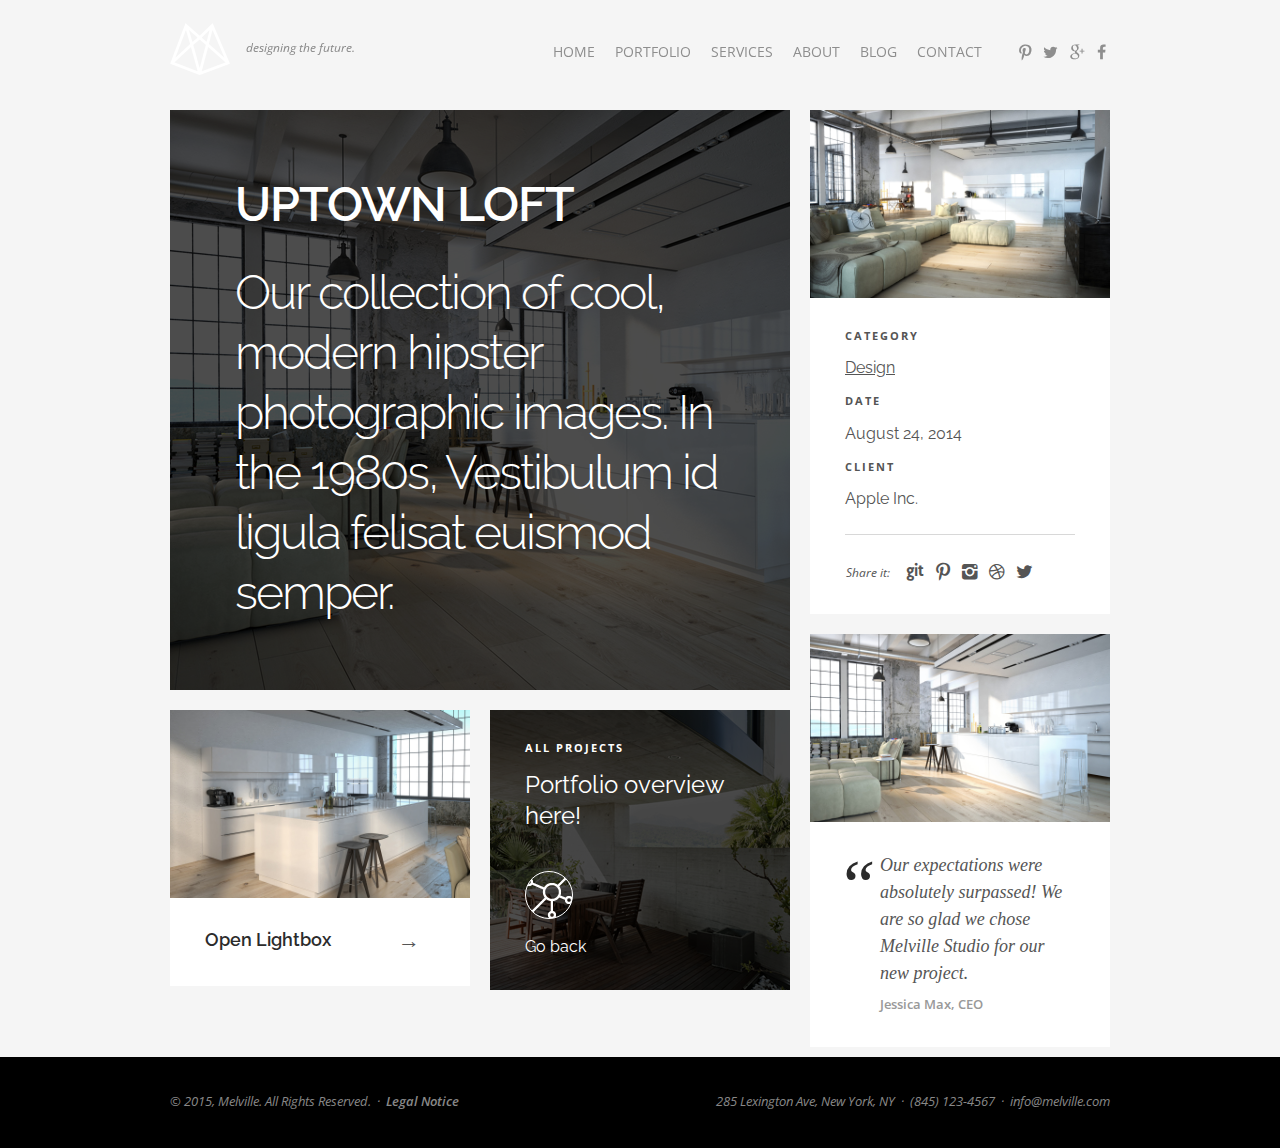
<file: navyseal/tiles.html>
<!DOCTYPE html>
<!--[if lte IE 6]> <html class="no-js ie  lt-ie10 lt-ie9 lt-ie8 lt-ie7 ancient oldie" lang="en-US"> <![endif]-->
<!--[if IE 7]>     <html class="no-js ie7 lt-ie10 lt-ie9 lt-ie8 oldie" lang="en-US"> <![endif]-->
<!--[if IE 8]>     <html class="no-js ie8 lt-ie10 lt-ie9 oldie" lang="en-US"> <![endif]-->
<!--[if IE 9]>     <html class="no-js ie9 lt-ie10 oldie" lang="en-US"> <![endif]-->
<!--[if gt IE 8]><!--> <html class="no-js" dir="ltr" lang="en-US"> <!--<![endif]-->
<head>
<meta charset="utf-8" />
<!--[if IE]> <meta http-equiv="X-UA-Compatible" content="IE=edge"> <![endif]-->
<title>Melville – Architect Builder Designer HTML5 Portfolio</title>
<!-- Set the viewport width to device width for mobile -->
<meta name="viewport" content="width=device-width, initial-scale=1, maximum-scale=1" />
<meta name="author" content="ppandp">
<meta name="Description" content="Melville – Architect Builder Designer HTML5 Portfolio" />
<link href="css/reset.css" rel="stylesheet" type="text/css" media="screen" />
<link href="css/contact.css" rel="stylesheet" type="text/css" media="screen" />
<link href="css/styles.css" rel="stylesheet" type="text/css" media="screen" />
<link href="css/jquery.fancybox.css" rel="stylesheet" type="text/css" media="screen" />
<!--[if gt IE 8]><!--><link href="css/retina-responsive.css" rel="stylesheet" type="text/css" media="screen" /><!--<![endif]-->
<!--[if !IE]> <link href="css/retina-responsive.css" rel="stylesheet" type="text/css" media="screen" /> <![endif]-->
<link href="css/open-menu.css" rel="stylesheet" type="text/css" media="screen" />
<link href="css/print.css" rel="stylesheet" type="text/css" media="print" />
<link href='http://fonts.googleapis.com/css?family=Open+Sans:400,400italic,300,300italic,600,700,800' rel="stylesheet" type="text/css" />
<link href='http://fonts.googleapis.com/css?family=Raleway:400,300,500,600,700' rel='stylesheet' type='text/css'>
<script src="js/modernizr.js" type="text/javascript"></script>
</head>
<body class="aligned">
<!-- Preloader -->
<div id="preloader">
  <div id="status">
    <div class="parent">
      <div class="child">
        <p class="small">loading</p>
      </div>
    </div>
  </div>
</div>
<div id="wrap">
  <div id="background-color"></div>
  <header id="header">
    <div class="containing-wrapper">
      <div class="logo-wrapper">
        <h1 id="logo"><a href="index-2.html">Melville</a></h1>
        <div class="tagline"><span>designing the future.</span></div>
      </div>
      <div id="menu-button">
        <div class="centralizer">
          <div class="cursor">Menu
            <div id="nav-button"> <span class="nav-bar"></span> <span class="nav-bar"></span> <span class="nav-bar"></span> </div>
          </div>
        </div>
      </div>
    </div>
  </header>
  <!-- end header -->
  <!-- start main nav -->
  <div class="containing-wrapper menu">
    <nav id="main-nav">
      <div id="menu-close-button">&times;</div>
      <ul id="options" class="option-set clearfix" data-option-key="filter">
        <li> <a href="index-2.html">Home</a> </li>
        <li> <a href="index-2.html#portfolio">Portfolio</a> </li>
        <li> <a href="index-2.html#services">Services</a> </li>
        <li> <a href="index-2.html#about">About</a> </li>
        <li> <a href="index-2.html#blog">Blog</a> </li>
        <li> <a href="index-2.html#contact">Contact</a> </li>
      </ul>
      <div class="social-links">
        <ul class="social-list clearfix">
          <li> <a href="#" class="pinterest"></a> </li>
          <li> <a href="#" class="twitter"></a> </li>
          <li> <a href="#" class="gplus"></a> </li>
          <li> <a href="#" class="facebook"></a> </li>
        </ul>
      </div>
    </nav>
  </div>
  <!-- end main nav -->
  <div class="content-wrapper">
    <div id="content">
      <div class="container">
        <div id="container" class="clearfix">
          <div class="element  clearfix col2-3 home about background background01">
            <div class="overlay"></div>
            <h2 class="uppercase"><strong>Uptown Loft</strong></h2>
            <div class="break"></div>
            <h2>Our collection of cool, modern hipster photographic images. In the 1980s, Vestibulum id ligula felisat euismod semper.</h2>
          </div>
          <div class="element clearfix col1-3 home auto">
            <div class="col1-3 auto"> <a href="images/loft01.jpg" data-title="Project Title Here" data-fancybox-group="group1" class="popup">
              <figure class="images"> <img src="images/loft01.jpg" alt="" /></figure>
              </a> </div>
            <div class="col1-3 auto white-bottom">
              <p class="small">Category</p>
              <p><a href="#">Design</a></p>
              <p class="small">Date</p>
              <p>August 24, 2014</p>
              <p class="small">Client</p>
              <p>Apple Inc.</p>
              <div class="ft-part">
                <ul class="social-list">
                  <li><i>Share it:</i></li>
                  <li><a href="#" class="git"></a></li>
                  <li><a href="#" class="pinterest"></a></li>
                  <li><a href="#" class="instagram"></a></li>
                  <li><a href="#" class="dribbble"></a></li>
                  <li><a href="#" class="twitter"></a></li>
                </ul>
              </div>
            </div>
          </div>
          <div class="element  clearfix col1-3 home auto">
            <div class="col1-3 auto"> <a href="images/loft02.jpg" data-title="Project Title Here" data-fancybox-group="group1" class="popup">
              <figure class="images"> <img src="images/loft02.jpg" alt="" /></figure>
              </a> </div>
            <div class="col1-3 auto white-bottom">
              <blockquote>
                <p>Our expectations were absolutely surpassed! We are so glad we chose Melville Studio for our new project.</p>
                <p class="small">Jessica Max, CEO</p>
              </blockquote>
            </div>
          </div>
          <div class="element clearfix col1-3 home back-button auto"><a href="images/loft03.jpg" data-title="Project Title Here" data-fancybox-group="group1" class="popup">
            <div class="col1-3 auto">
              <figure class="images"> <img src="images/loft03.jpg" alt="" /></figure>
            </div>
            <div class="col1-3 auto white-bottom">
              <h5><strong>Open Lightbox</strong><span class="arrow">→</span></h5>
            </div>
            </a> </div>
          <div class="element  clearfix col1-3 home background background05"> <a href="index-2.html#portfolio" data-title="" class="whole-tile">
            <div class="overlay"></div>
            <p class="small">All Projects</p>
            <h3>Portfolio overview here!</h3>
            <div class="bottom">
              <div class="icons network"></div>
              <p class="alignleft">Go back</p>
              <span class="arrow">→</span></div>
            </a> </div>
        </div>
        <!-- end #container -->
      </div>
      <!-- end .container -->
    </div>
    <!-- end content -->
  </div>
  <!-- end content-wrapper -->
</div>
<!-- end wrap -->
<footer id="footer" class="clearfix">
  <div class="containing-wrapper">
    <p class="alignleft">© 2015, Melville. All Rights Reserved. <span class="padding">&middot;</span> <a href="404.html" title=""><strong>Legal Notice</strong></a></p>
    <p class="alignright">285 Lexington Ave, New York, NY <span class="padding">&middot;</span> (845)&nbsp;123-4567 <span class="padding">&middot;</span> <a href="mailto:info@barrow.com" title="Write Email">info@melville.com</a> </p>
  </div>
</footer>
<script src="js/jquery-1.11.1.min.js" type="text/javascript"></script>
<script src="js/jquery-easing-1.3.js" type="text/javascript"></script>
<script src="js/retina.js" type="text/javascript"></script>
<script src="js/jquery.touchSwipe.min.js" type="text/javascript"></script>
<script src="js/jquery.isotope2.min.js" type="text/javascript"></script>
<script src="js/jquery.ba-bbq.min.js" type="text/javascript"></script>
<script src="js/jquery.isotope.load.js" type="text/javascript"></script>
<script src="js/SmoothScroll.js" type="text/javascript"></script>
<script src="js/main.js" type="text/javascript"></script>
<script src="js/jquery.form.js" type="text/javascript"></script>
<script src="js/input.fields.js" type="text/javascript"></script>
<script src="js/preloader.js" type="text/javascript"></script>
<script src="js/jquery.fancybox.pack.js" type="text/javascript"></script>
<script src="http://maps.google.com/maps/api/js?sensor=false" type="text/javascript"></script>
<script src="js/jquery.gomap-1.3.2.min.js" type="text/javascript"></script>
</body>
</html>
</file>
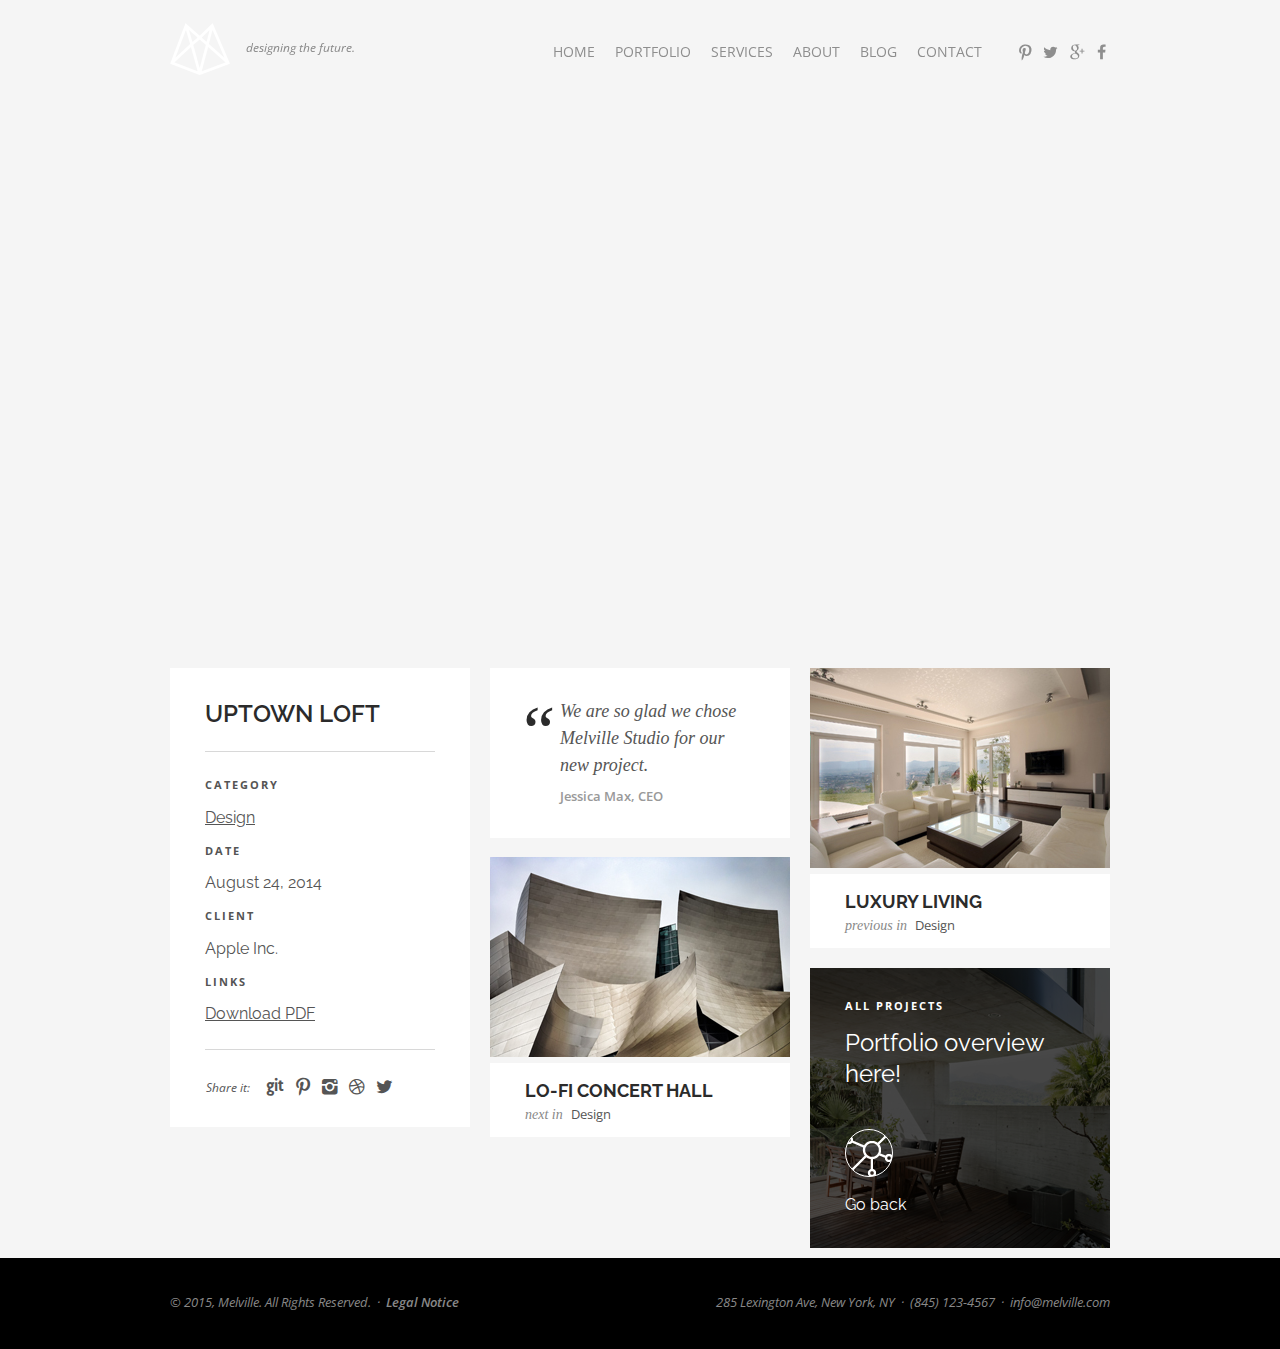
<file: navyseal/vimeo.html>
<!DOCTYPE html>
<!--[if lte IE 6]> <html class="no-js ie  lt-ie10 lt-ie9 lt-ie8 lt-ie7 ancient oldie" lang="en-US"> <![endif]-->
<!--[if IE 7]>     <html class="no-js ie7 lt-ie10 lt-ie9 lt-ie8 oldie" lang="en-US"> <![endif]-->
<!--[if IE 8]>     <html class="no-js ie8 lt-ie10 lt-ie9 oldie" lang="en-US"> <![endif]-->
<!--[if IE 9]>     <html class="no-js ie9 lt-ie10 oldie" lang="en-US"> <![endif]-->
<!--[if gt IE 8]><!--> <html class="no-js" dir="ltr" lang="en-US"> <!--<![endif]-->
<head>
<meta charset="utf-8" />
<!--[if IE]> <meta http-equiv="X-UA-Compatible" content="IE=edge"> <![endif]-->
<title>Melville – Architect Builder Designer HTML5 Portfolio</title>
<!-- Set the viewport width to device width for mobile -->
<meta name="viewport" content="width=device-width, initial-scale=1, maximum-scale=1" />
<meta name="author" content="ppandp">
<meta name="Description" content="Melville – Architect Builder Designer HTML5 Portfolio" />
<link href="css/reset.css" rel="stylesheet" type="text/css" media="screen" />
<link href="css/contact.css" rel="stylesheet" type="text/css" media="screen" />
<link href="css/styles.css" rel="stylesheet" type="text/css" media="screen" />
<link href="css/jquery.fancybox.css" rel="stylesheet" type="text/css" media="screen" />
<!--[if gt IE 8]><!--><link href="css/retina-responsive.css" rel="stylesheet" type="text/css" media="screen" /><!--<![endif]-->
<!--[if !IE]> <link href="css/retina-responsive.css" rel="stylesheet" type="text/css" media="screen" /> <![endif]-->
<link href="css/open-menu.css" rel="stylesheet" type="text/css" media="screen" />
<link href="css/print.css" rel="stylesheet" type="text/css" media="print" />
<link href='http://fonts.googleapis.com/css?family=Open+Sans:400,400italic,300,300italic,600,700,800' rel="stylesheet" type="text/css" />
<link href='http://fonts.googleapis.com/css?family=Raleway:400,300,500,600,700' rel='stylesheet' type='text/css'>
<script src="js/modernizr.js" type="text/javascript"></script>
</head>
<body class="aligned video-detail">
<!-- Preloader -->
<div id="preloader">
  <div id="status">
    <div class="parent">
      <div class="child">
        <p class="small">loading</p>
      </div>
    </div>
  </div>
</div>
<div id="wrap">
  <div id="background-color"></div>
  <header id="header">
    <div class="containing-wrapper">
      <div class="logo-wrapper">
        <h1 id="logo"><a href="index-2.html">Melville</a></h1>
        <div class="tagline"><span>designing the future.</span></div>
      </div>
      <div id="menu-button">
        <div class="centralizer">
          <div class="cursor">Menu
            <div id="nav-button"> <span class="nav-bar"></span> <span class="nav-bar"></span> <span class="nav-bar"></span> </div>
          </div>
        </div>
      </div>
    </div>
  </header>
  <!-- end header -->
  <!-- start main nav -->
  <div class="containing-wrapper menu">
    <nav id="main-nav">
      <div id="menu-close-button">&times;</div>
      <ul id="options" class="option-set clearfix" data-option-key="filter">
        <li> <a href="index-2.html">Home</a> </li>
        <li> <a href="index-2.html#portfolio">Portfolio</a> </li>
        <li> <a href="index-2.html#services">Services</a> </li>
        <li> <a href="index-2.html#about">About</a> </li>
        <li> <a href="index-2.html#blog">Blog</a> </li>
        <li> <a href="index-2.html#contact">Contact</a> </li>
      </ul>
      <div class="social-links">
        <ul class="social-list clearfix">
          <li> <a href="#" class="pinterest"></a> </li>
          <li> <a href="#" class="twitter"></a> </li>
          <li> <a href="#" class="gplus"></a> </li>
          <li> <a href="#" class="facebook"></a> </li>
        </ul>
      </div>
    </nav>
  </div>
  <!-- end main nav -->
  <div class="content-wrapper">
    <div id="content">
      <div class="container">
        <div id="container" class="clearfix">
          <div class="element home col3-3 clearfix auto">
            <iframe src="http://player.vimeo.com/video/98330466?title=0&amp;byline=0&amp;portrait=0&amp;color=ffffff=0" class="videos" title="Vimeo Example"></iframe>
          </div>
          <div class="element clearfix col1-3 home grey auto">
            <h3 class="uppercase"><strong>Uptown Loft</strong></h3>
            <div class="ct-part">
              <p class="small">Category</p>
              <p><a href="#">Design</a></p>
              <p class="small">Date</p>
              <p>August 24, 2014</p>
              <p class="small">Client</p>
              <p>Apple Inc.</p>
              <p class="small">Links</p>
              <p><a href="#">Download PDF</a></p>
            </div>
            <div class="ft-part">
              <ul class="social-list">
                <li><i>Share it:</i></li>
                <li><a href="#" class="git"></a></li>
                <li><a href="#" class="pinterest"></a></li>
                <li><a href="#" class="instagram"></a></li>
                <li><a href="#" class="dribbble"></a></li>
                <li><a href="#" class="twitter"></a></li>
              </ul>
            </div>
          </div>
          <div class="element  clearfix col1-3 home grey auto">
            <blockquote>
              <p>We are so glad we chose Melville Studio for our new project.</p>
              <p class="small">Jessica Max, CEO</p>
            </blockquote>
          </div>
          <div class="element  clearfix col1-3 home portfolio design"> <a href="project.html" title="">
            <figure class="images"> <img src="images/image09.jpg" alt="" /> </figure>
            <div class="description">
              <h4>Luxury Living</h4>
              <p class="small"><span>previous in</span> Design</p>
              <div class="arrow-wrapper">
                <p>View Project</p>
                <span class="arrow">→</span> </div>
            </div>
            </a> </div>
          <div class="element  clearfix col1-3 home portfolio construction"> <a href="project.html" title="">
            <figure class="images"> <img src="images/image05.jpg" alt="" /> </figure>
            <div class="description">
              <h4>Lo-fi Concert Hall</h4>
              <p class="small"><span>next in</span> Design</p>
              <div class="arrow-wrapper">
                <p>View Project</p>
                <span class="arrow">→</span> </div>
            </div>
            </a> </div>
          <div class="element  clearfix col1-3 home background background05"> <a href="index-2.html#portfolio" data-title="" class="whole-tile">
            <div class="overlay"></div>
            <p class="small">All Projects</p>
            <h3>Portfolio overview here!</h3>
            <div class="bottom">
              <div class="icons network"></div>
              <p class="alignleft">Go back</p>
              <span class="arrow">→</span></div>
            </a> </div>
        </div>
        <!-- end #container -->
      </div>
      <!-- end .container -->
    </div>
    <!-- end content -->
  </div>
  <!-- end content-wrapper -->
</div>
<!-- end wrap -->
<footer id="footer" class="clearfix">
  <div class="containing-wrapper">
    <p class="alignleft">© 2015, Melville. All Rights Reserved. <span class="padding">&middot;</span> <a href="404.html" title=""><strong>Legal Notice</strong></a></p>
    <p class="alignright">285 Lexington Ave, New York, NY <span class="padding">&middot;</span> (845)&nbsp;123-4567 <span class="padding">&middot;</span> <a href="mailto:info@barrow.com" title="Write Email">info@melville.com</a> </p>
  </div>
</footer>
<script src="js/jquery-1.11.1.min.js" type="text/javascript"></script>
<script src="js/jquery-easing-1.3.js" type="text/javascript"></script>
<script src="js/retina.js" type="text/javascript"></script>
<script src="js/jquery.touchSwipe.min.js" type="text/javascript"></script>
<script src="js/jquery.isotope2.min.js" type="text/javascript"></script>
<script src="js/jquery.ba-bbq.min.js" type="text/javascript"></script>
<script src="js/jquery.isotope.load.js" type="text/javascript"></script>
<script src="js/SmoothScroll.js" type="text/javascript"></script>
<script src="js/main.js" type="text/javascript"></script>
<script src="js/jquery.form.js" type="text/javascript"></script>
<script src="js/input.fields.js" type="text/javascript"></script>
<script src="js/preloader.js" type="text/javascript"></script>
<script src="js/jquery.fancybox.pack.js" type="text/javascript"></script>
<script src="js/jquery.fitvids.js" type="text/javascript"></script>
</body>
</html>
</file>
<file: css/style.css>
@font-face {
    font-family: 'centauri'; /*a name to be used later*/
    src: url('../fonts/Centauri.otf') format("opentype"); /*URL to font*/
}

.col-xs-15,
.col-sm-15,
.col-md-15,
.col-lg-15 {
    position: relative;
    min-height: 1px;
    padding-right: 10px;
    padding-left: 10px;
}

.col-xs-15 {
    width: 20%;
    float: left;
}
@media (min-width: 768px) {
.col-sm-15 {
        width: 20%;
        float: left;
    }
}
@media (min-width: 992px) {
    .col-md-15 {
        width: 20%;
        float: left;
    }
}
@media (min-width: 1200px) {
    .col-lg-15 {
        width: 20%;
        float: left;
    }
}

.same_height {
    height: 460px;
    overflow: hidden;
}


.text-projects-type {
    margin-top: 12px;
    color: grey;
    font-family: centauri, arial;
}

.featured-img-height {
    margin-top: 10px;
    width: 100%;
    height: 400px;
}

/* Remove margins and padding from the list, and add a black background color */
ul.topnav {
    list-style-type: none;
    margin: 0;
    padding: 0;
    overflow: hidden;
    /* background-color: #333; */
}

/* Float the list items side by side */
ul.topnav li {float: left;}

/* Style the links inside the list items */
ul.topnav li a {
    display: inline-block;
    color: #808080;
    text-align: center;
    padding: 14px 16px;
    text-decoration: none;
    transition: 0.3s;
    font-size: 17px;
}

/* Change background color of links on hover */
ul.topnav li a:hover {background-color: #555; color: #fff;}

/* Hide the list item that contains the link that should open and close the topnav on small screens */
ul.topnav li.icon {display: none;}

/* When the screen is less than 680 pixels wide, hide all list items, except for the first one ("Home"). Show the list item that contains the link to open and close the topnav (li.icon) */
@media screen and (max-width:768px) {
  ul.topnav li:not(:first-child) {display: none;}
  ul.topnav li.icon {
    float: right;
    display: inline-block;
  }
}

/* The "responsive" class is added to the topnav with JavaScript when the user clicks on the icon. This class makes the topnav look good on small screens */
@media screen and (max-width:768px) {
  ul.topnav.responsive {position: relative;}
  ul.topnav.responsive li.icon {
    position: absolute;
    right: 0;
    top: 0;
  }
  ul.topnav.responsive li {
    float: none;
    display: inline;
  }
  ul.topnav.responsive li a {
    display: block;
    text-align: left;
  }
}

.footer {
    padding-top: 100px;
    font-family: 'Open Sans', 'Helvetica Neue', Arial;
    font-style: italic;
    font-size: 13px;
}

.padding {
    padding: 2px;
}

.hover-bigger:hover {
    -webkit-transform:scale(1.05); /* Safari and Chrome */
    -moz-transform:scale(1.05); /* Firefox */
    -ms-transform:scale(1.05); /* IE 9 */
    -o-transform:scale(1.05); /* Opera */
     transform:scale(1.05);
}

body {
    background-color: #f5f5f5;
}

#thumbnail-preview-indicators {
  position: relative;
  overflow: hidden;
}
#thumbnail-preview-indicators .slides .slide-1, 
#thumbnail-preview-indicators .slides .slide-2,
#thumbnail-preview-indicators .slides .slide-3, 
#thumbnail-preview-indicators .slides .slide-4, 
#thumbnail-preview-indicators .slides .slide-5 {
  background-size: cover;
  background-position: center center;
  background-repeat: no-repeat;
}
    #thumbnail-preview-indicators,
    #thumbnail-preview-indicators .slides,
    #thumbnail-preview-indicators .slides .slide-1, 
    #thumbnail-preview-indicators .slides .slide-2,
    #thumbnail-preview-indicators .slides .slide-3, 
    #thumbnail-preview-indicators .slides .slide-4, 
    #thumbnail-preview-indicators .slides .slide-5 {
      height: 480px;
    }
#thumbnail-preview-indicators .slides .slide-1 {
  background-image: url(../images/1.jpg); 
}
#thumbnail-preview-indicators .slides .slide-2 {
  background-image: url(../images/2.jpg);
}
#thumbnail-preview-indicators .slides .slide-3 {
  background-image: url(../images/3.jpg);
}
#thumbnail-preview-indicators .slides .slide-4 {
  background-image: url(../images/4.jpg);
}
#thumbnail-preview-indicators .slides .slide-5 {
  background-image: url(../images/5.jpg);
}
#thumbnail-preview-indicators .carousel-inner .item .carousel-caption {
  top: 20%;
  bottom: inherit;
}
#thumbnail-preview-indicators .carousel-indicators li,
#thumbnail-preview-indicators .carousel-indicators li.active {
  position: relative;
  width: 100px;
  height: 8px;  
}
#thumbnail-preview-indicators .carousel-indicators li > .thumbnail {
  position: absolute;
  top: 0;
  width: 100px;
  display: none;
  opacity: 0;
  left: 50%;
  margin-top: -80px;
  margin-left: -50px;
}
#thumbnail-preview-indicators .carousel-indicators li:hover > .thumbnail,
#thumbnail-preview-indicators .carousel-indicators li.active > .thumbnail {
  display: block;
  opacity: .8;
}
#thumbnail-preview-indicators .carousel-indicators li.active > .thumbnail:hover{
  opacity: 1;
}
@media screen and (max-width : 480px) {    
    #thumbnail-preview-indicators .carousel-indicators li,
    #thumbnail-preview-indicators .carousel-indicators li.active {
      width: 50px;
      height: 8px;
      position: relative;
    }
    #thumbnail-preview-indicators .carousel-indicators li > .thumbnail {
       width: 50px;
       left: 50%;
       margin-top: -50px;
       margin-left: -25px;
    }
}
.carousel-caption h1 {
    font-family: centauri, Arial;  
}

.carousel-caption p a {
    margin-top: 20px;
}
</file>
<file: navyseal/css/contact.css>
/* Form style */
input, textarea, select { font: 16px "Raleway", Georgia, "Times New Roman", Times, serif; color:#555; border:0; -webkit-transition: all 0.2s ease 0s; -moz-transition: all 0.2s ease 0s; -o-transition: all 0.2s ease 0s; transition: all 0.2s ease 0s; float:none; display:block; margin:0px; -webkit-appearance: none; background:none }
textarea { resize: none; }
#message { margin: 0; padding: 0px; z-index:200; height:auto; }
.error_message, #success_page { display: block; height:auto; color:#d31800; font-style:italic; font-family: 'Open Sans', 'Helvetica Neue', Arial, Helvetica, sans-serif; font-size: 12px; padding: 26px 60px 0px 0px; line-height:1.5 }
#success_page { color:#2b2b2b !important; padding:18px 20px 0 0px }
.loader { display:none; }
/* Form Element Styling */
.contact > .elem-content {background:#fff !important }
.form-part { padding: 0; margin-top:9px; border-top:1px solid #d8d8d8; }
.form-part > textarea, .form-part > select, .form-part > input:not([type="submit"]):not([type="image"]):not([type="button"]):not([type="checkbox"]):not([type="radio"]) {
 display: block;
 width: 100%;
 padding: 25px 0px;
 font-size: 16px;
 border-bottom:1px solid #d8d8d8;
 text-align: left;
 font-style: normal;
}
.lt-ie9 .form-part textarea, .lt-ie9 .form-part select, .lt-ie9 .form-part input { display: block; width: 100%; padding: 25px 29px; font-size: 17px;  border-bottom:1px solid #d8d8d8; text-align: left; font-style: normal; }
.form-part > textarea { height: 174px; resize: none; }
.form-part > .input-wrapper { position: relative;  }
.form-part .send-btn { border: none 0px transparent; background: url(../images/icons/bg-mail.png) no-repeat scroll top right transparent; background-size:48px 48px; padding: 19px 60px 16px 4px; height: 48px; font-family: 'Open Sans', 'Helvetica Neue', Arial, Helvetica, sans-serif; font-size: 14px; display: block; width: auto; float: right; margin: 19px 29px 0px 0px; cursor: pointer; line-height:12px; font-style:italic; }
</file>
<file: navyseal/css/styles.css>
@charset "utf-8";
/* CSS Document */

/*------------------------------------------------------------------
[Table of contents]
0. Fonts
1. Clearfix
2. Preloader
3. Typography
4. Headings
5. Main Nav
6. Main Content
7. Column Grid
8. Content Elements
9. Icons
10. Image Hover
11. Compatibility Rules
12. Footer
13. Lists
14. Google Maps
-------------------------------------------------------------------*/


/* =0. Fonts
--------------------------------------------------------------------------------------------------------*/
@font-face {
 font-family: 'fontello';
 src: url('../fonts/fontello.eot?3837060');
 src: url('../fonts/fontello.eot?3837060#iefix') format('embedded-opentype'), url('../fonts/fontello.woff?3837060') format('woff'), url('../fonts/fontello.ttf?3837060') format('truetype'), url('../fonts/fontello.svg?3837060#fontello') format('svg');
 font-weight: normal;
 font-style: normal;
}
/* Chrome hack: SVG is rendered more smooth in Windows. 100% magic, uncomment if you need it. */
/* Note, that will break hinting! In other OS-es font will be not as sharp as it could be */
/*
@media screen and (-webkit-min-device-pixel-ratio:0) {
  @font-face {
    font-family: 'fontello';
    src: url('../font/fontello.svg?43886684#fontello') format('svg');
  }
}
*/
/* End Fonts
--------------------------------------------------------------------------------------------------------*/


/* =1. Clearfix
--------------------------------------------------------------------------------------------------------*/
.clear { clear: both; }
.clearfix:after { content: "."; display:block; height:0; clear:both; visibility:hidden; }/* ----- clear fix for floats ----- */
.clearfix { display:inline-block; }
* html .clearfix { height:1%; }/* hides clearfix from IE-mac */
.clearfix { display:block; }/* end hide from IE-mac */
.alignleft { float:left; }
.alignright { float:right; }
.aligncenter { margin:auto; display:block; }
.alignnone { clear:both; font-size:0; line-height:0; margin:0; padding:0; border:0; height:0; width:0; }
.centered { text-align:center; }
.hidden { display: none; visibility: hidden; }
/* Preventing font-rendering switches during CSS transitions inside Flexslider for Safari and Chrome under MacOSX */
*, *:before, *:after { -webkit-font-smoothing: antialiased; }
.flexslider { -webkit-transform: translateZ(0px); }
/* End Clearfix
--------------------------------------------------------------------------------------------------------*/


/* =2. Preloader
--------------------------------------------------------------------------------------------------------*/
#preloader { position:fixed; top:0; left:0; right:0; bottom:0; background:#000; z-index:9999; }
#status { z-index:28; position:absolute; color:#555 !important; top:50%; height:220px; width:100%; margin-top:-115px; }
/* horizontal centering */
.parent { width:230px; margin:0px auto; position:relative; height:220px; z-index:11 }
.child { text-align:center; }
/* vertical centering */
.parent { display: table }
.child { display: table-cell; vertical-align: middle; padding:0; }
.child span { text-transform:uppercase; }
/* End Preloader
--------------------------------------------------------------------------------------------------------*/


/* =3. Typography
--------------------------------------------------------------------------------------------------------*/
html, body, #wrap { height: 100%; }
body > #wrap { height: auto; min-height: 100%; }
.content-wrapper { padding-bottom: 91px; }
html { overflow: -moz-scrollbars-vertical; overflow-y: scroll; -webkit-font-smoothing: antialiased; height:100%; -webkit-text-size-adjust: 100%; }
body { font-size: 16px; font-family: 'Raleway', Georgia, "Times New Roman", Times, serif; color:#555; background:#1D1D1D; height:100% }
strong { font-weight:600; }
a, a > * { -webkit-transition: all 0.2s ease 0s; -moz-transition: all 0.2s ease 0s; -o-transition: all 0.2s ease 0s; transition: all 0.2s ease 0s; }
*, *:after, *:before { -webkit-box-sizing: border-box; -moz-box-sizing: border-box; box-sizing: border-box; padding: 0; margin: 0; }
p { line-height:1.5; padding:0 0px 13px 0px; }
.centered p { padding:5px 0 5px 0 }
a { text-decoration:none; }
p a { color:#555; text-decoration:underline; }
p a:hover { color:#2b2b2b; }
a p { color:#555; }
p.small { font-size:11px; text-transform:uppercase; font-weight:700; font-family:'Open Sans', 'Helvetica Neue', Arial, Helvetica, sans-serif; color:#555; padding:0 0 22px 0; letter-spacing:2px; }
a p.small { color:#2b2b2b }
.col2-3.half p.small { padding:0 0 17px 0; }
.col1-3 p.small { padding:0 0 12px 0 !important; }
#preloader p.small { color:#555 !important; padding:0 !important }
code { font:13px 'Open Sans', 'Helvetica Neue', Arial, Helvetica, sans-serif; font-style:normal; line-height:1.5; display:block; }
pre { padding:13px 40px 0 40px; }
span.arrow { font:22px 'Open Sans', 'Helvetica Neue', Arial, Helvetica, sans-serif; float:right; padding-bottom:13px; padding-right:15px; -webkit-transition: all 0.2s ease 0s; -moz-transition: all 0.2s ease 0s; -o-transition: all 0.2s ease 0s; transition: all 0.2s ease 0s; margin-top:-4px; display:inline-block; opacity:0 }
.background span.arrow {z-index:2; position:relative; color:#fff }
.back-button span.arrow { opacity:1 !important }
a span.arrow { color:#555; }
a:hover .bottom span.arrow { padding-right:0; -webkit-transition: all 0.2s ease 0s; -moz-transition: all 0.2s ease 0s; -o-transition: all 0.2s ease 0s; transition: all 0.2s ease 0s; opacity:1 }
blockquote { padding:0px 0px 2px 35px; color:#555; font-size:18px; font-style:italic; }
blockquote:before { content:"“"; float:left; display:block; margin-left:-44px; font-family:Georgia, "Times New Roman", Times, serif; font-size:72px; margin-top:-3px; font-weight:400; color:#2b2b2b }
blockquote p {  font-family:Georgia, "Times New Roman", Times, serif; padding-bottom:8px }
blockquote p.small { font-style:normal; color:#999; letter-spacing:0; font-weight:600; text-transform:none; font-size:13px }
em { font-style:italic; font-family:'Open Sans', 'Helvetica Neue', Arial, Helvetica, sans-serif; color:#777; }
code { font:13px "Courier New", Courier, monospace; font-style:normal; line-height:1.5; display:block; padding-top:4px; }
pre { padding:0 30px 25px 30px; border:1px dotted #3e3e3e; margin-top:10px; margin-bottom:10px; display:inline-block }
.uppercase {text-transform:uppercase !important }
/* End Typography
--------------------------------------------------------------------------------------------------------*/


/* =4. Headings
--------------------------------------------------------------------------------------------------------*/
h1#logo { display:block; position:relative; float:left }
h1#logo a { display:block; background:url(../images/bg-logo.png) center no-repeat; background-size:60px 52px; width:60px; /*try to keep it below 52px*/ height:52px; text-indent:-9999px; }
.tagline { float:left; font-family:"Open Sans", Arial, Helvetica, sans-serif; font-size:12px; font-weight:400; padding:0 0 0 16px; margin:0px auto; position:relative; display:table; height:52px; margin-top:-1px; color:#888; font-style:italic }
.tagline span { vertical-align:middle; display:table-cell }
.hentry h1, h2, h3, h4, h5 { line-height:1.3; color:#2b2b2b; display:block; position:relative; padding-bottom:13px; }
h2 { font-size:48px; font-weight:300; line-height:60px; letter-spacing:-2px; margin-top:-5px; }
h2 strong { font-weight:600; letter-spacing:-1px; }
h3 { font-size:24px; font-weight:400; line-height:31px; }
h4 { font-size:20px; font-weight:400; line-height:27px; }
h5 { font-size:18px; font-weight:400; }
.col2-3.white h3, .col2-3.white-bottom h3, .col2-3.grey h3 { font-size:30px; line-height:40px; }
a h3 span { text-decoration:none !important }
/* End Headings
--------------------------------------------------------------------------------------------------------*/


/* =5. Main Nav
--------------------------------------------------------------------------------------------------------*/
#menu-button { float:right; font-size:14px; font-family:"Open Sans", Arial, Helvetica, sans-serif; text-transform:uppercase; display:table; height:52px; position: relative; -webkit-tap-highlight-color: rgba(0, 0, 0, 0); }
.lt-ie10 #menu-button { position:relative; float:right; right:auto }
#menu-button .centralizer { display: table-cell; vertical-align: middle; }
#menu-button .centralizer .cursor { display:block; height:auto; cursor:pointer; }
#nav-button { display:inline-block; width:16px; margin:0; margin-left:5px; -webkit-tap-highlight-color: rgba(0, 0, 0, 0); vertical-align:middle }
.nav-bar { background-color:#555; border-radius:1px; display:block; width:16px; height:2px; margin:0px auto 2px; }
#menu-close-button { cursor: pointer; padding: 6px; text-align: center; position: absolute; top: 31px; right: 36px; font-size: 26px; color: #8E8E8E; -webkit-tap-highlight-color: rgba(0, 0, 0, 0); }
#main-nav { background-color: #1D1D1D; position: absolute; top: 0; right: 0; padding: 34px 44px 20px 44px; width: 200px; }
#main-nav a { text-decoration: none; color: #8E8E8E; font-size: 14px; font-family: "Open Sans", Arial, Helvetica, sans-serif; }
#main-nav > ul a { text-transform: uppercase; }
#main-nav > ul .active > a, #main-nav > ul a.active, #main-nav > .additional-links .active > a, #main-nav > .additional-links a.active, #main-nav li a:hover, #options li a.current, #options li a.selected { color: #fff !important; }
#main-nav > ul li { padding: 7px 0; }
#main-nav > ul > li > .sub-nav { padding: 9px 0 3px 15px; }
#main-nav > ul > li > .sub-nav > li { padding: 4px 0px; }
#main-nav > ul > li > .sub-nav > li:last-child { padding-bottom: 0px; }
#main-nav > ul > li > .sub-nav > li > a { font-size: 12px; }
.additional-links { padding: 25px 0; }
.additional-links > ul > li { padding: 0 0 14px; }
.additional-links > ul > li:last-child { padding: 0; }
.social-links { padding: 10px 0; }
.social-list > li { float: left; margin: 0 15px 0 0; }
.social-list > li > a:before { content: ""; font-family: fontello; font-size: 16px; }
#main-nav .social-list li a:before { padding:3px; }
#main-nav .social-list li { margin-top:-3px; margin-right:9px; }
#main-nav .social-list { margin-left:-3px; }
.social-list > li > a.facebook:before { content: '\e800'; }
.social-list > li > a.dribbble:before { content: '\e801'; }
.social-list > li > a.behance:before { content: '\e802'; }
.social-list > li > a.git:before { content: '\e803'; }
.social-list > li > a.gplus:before { content: '\e804'; }
.social-list > li > a.xing:before { content: '\e805'; }
.social-list > li > a.instagram:before { content: '\e806'; }
.social-list > li > a.twitter:before { content: '\e807'; }
.social-list > li > a.youtube:before { content: '\e808'; }
.social-list > li > a.slack:before { content: '\e809'; }
.social-list > li > a.pinterest:before { content: '\e80a'; }
.social-list > li > a.tumblr:before { content: '\e80b'; }
.social-list > li > a.soundcloud:before { content: '\e80c'; }
.social-list > li > a.skype:before { content: '\e80d'; }
.social-list > li > a.linkedin:before { content: '\e80e'; }
.social-list > li > a.vimeo:before { content: '\e80f'; }
.social-list > li > a.flickr:before { content: '\e810'; }
.social-list > li > a.email:before { content: '\e811'; }
/* End Main Nav
--------------------------------------------------------------------------------------------------------*/


/* =6. Main Content
--------------------------------------------------------------------------------------------------------*/
#header { position:relative; z-index:155; width:100%; min-height:100px; padding:28px 45px;/* border-bottom:1px solid #d8d8d8;*/ -webkit-transform: translateZ(0); }
#content { width:100%; position:relative; z-index:55; height:auto; }
.container { padding:0px; width:1280px; position:relative; margin:0 auto;/* padding-top:23px;*/ }
#background-color { background:#f5f5f5; height:100%; width:100%; position:fixed; z-index:1; -webkit-overflow-scrolling: touch; top:0; left:0 }
.oldie #background-color { display:none }
#header, #content { background:#f5f5f5; }
.pushed-left #content, .pushed-left #header, .pushed-left #footer, .pushed-left #background-color { -webkit-transform: translate3d(-200px, 0px, 0px); transform: translate3d(-200px, 0px, 0px); }
.pushed-left-alt #content, .pushed-left-alt #header, .pushed-left-alt #footer, .pushed-left-alt #background-color, .no-csstransforms3d .pushed-left #content, .no-csstransforms3d .pushed-left #header, .no-csstransforms3d .pushed-left #footer { -webkit-transform: translateX(-200px); -ms-transform: translateX(-200px); transform: translateX(-200px); }
#content, #header, #footer, .logo-wrapper, #background-color { -webkit-transition: -webkit-transform 0.33s cubic-bezier(0.33, 0, 0.2, 1) 0s; transition: transform 0.33s cubic-bezier(0.33, 0, 0.2, 1) 0s; }
/* =End Main Content
--------------------------------------------------------------------------------------------------------*/


/* =7. Column Grid
--------------------------------------------------------------------------------------------------------*/
.col3-3 { width:940px; height:auto; margin:10px; float:left; position:relative }
.col4-3 { width:1260px; height:auto; margin:10px; position:relative }
.col1-3 { width:300px; height:280px; margin:10px; float:left; position:relative }
.col2-3 { width:620px; height:580px; margin:10px; float:left; position:relative }
.col1-3.auto, .col2-3.auto, .col3-3.auto { height:auto; }
.col2-3.half { height:280px; }
.col3-3.half { height:280px; }
.col1-3.double { height:580px; }
.col1-3.grey { padding:30px 35px 17px 35px; background:#fff; width:300px; }
.col2-3.grey, .col3-3.grey, .col4-3.grey { padding:45px 60px 44px 50px; background:#fff; }
.col1-3.white { padding:30px 35px 17px 35px; background:#fff }
.col2-3.white, .col3-3.white, .col4-3.white { padding:45px 50px 34px 50px; background:#fff; }
.col1-3.white-bottom { padding:30px 35px 19px 35px; background:#fff; z-index:33; }
.col2-3.white-bottom { padding:45px 50px 34px 50px; background:#fff; }
.element .col1-3, .element .col2-3, .element .col3-3 { margin:0 }
.bottom { position:absolute; bottom:30px; padding:0 50px; left:0; width:100% }
.col1-3 .bottom { padding:3px 35px; bottom:13px; }
a .bottom p { width:190px; }
.back-button { height:85px; }

.overlay { background:rgba(0,0,0,.7); position:absolute; top:0; left:0; width:100%; height:100%; z-index:1 }
.background01 {background:url(../images/image01.jpg) no-repeat; background-size:100% 100%; }
.background02 {background:url(../images/image08.jpg) no-repeat; background-size:300px 280px; }
.background03 {background:url(../images/image06.jpg) no-repeat; background-size:300px 280px; }
.background04 {background:url(../images/paris.jpg) no-repeat; background-size:300px 280px; }
.background05 {background:url(../images/image15.jpg) no-repeat; background-size:300px 280px; }
.background06 {background:url(../images/image03.jpg) no-repeat; background-size:300px 280px; }
.background07 {background:url(../images/image16.jpg) no-repeat; background-size:620px 580px; }
.background08 {background:url(../images/image07.jpg) no-repeat; background-size:300px 280px; }
.col2-3.background { padding:69px 65px; }
.col1-3.background { padding:30px 35px 17px 35px; }
.background h2 {color:#fff; z-index:2 }
.background p.small, .background p, .background h3, .background h4, .background h5 {color:#fff; z-index:2; display:block; position:relative }
/* =End Column Grid
--------------------------------------------------------------------------------------------------------*/


/* =8. Content Elements
--------------------------------------------------------------------------------------------------------*/
.overflow, .element { overflow:hidden; }
.break { display:block; position:relative; height:20px; width:100%; }
.whole-tile { position:absolute; left:0; top:0; width:100%; height:100%; display:block; z-index:55; padding:30px 35px; }
.element.hybrid .images, .element.hybrid .service-item { position: absolute; top: 0; right: -0%; z-index: 22; -webkit-transition: right ease-in-out 0.33s; transition: right ease-in-out 0.33s; }
.element.hybrid:hover .images, .element.hybrid:hover .service-item { right: -100%; -webkit-transition: right ease-in-out 0.33s; transition: right ease-in-out 0.33s; }
.element > .elem-content { padding:30px 35px; background:#fff; width: 300px; height:100%; }
.ct-part { padding:25px 0px 0px 0px; border-top:1px solid #d8d8d8; height: auto; margin-top:9px; }
.ft-part { padding:29px 0px 31px 0px; border-top:1px solid #d8d8d8; height: auto; margin-top:10px; }
.bottom .ft-part { padding:26px 0 14px }
.ct-part > p.indented { padding-left:20px; }
.ct-part sub { display: inline-block; font-size: 12px; padding-left: 10px; font-family: 'Open Sans', 'Helvetica Neue', Arial, Helvetica, sans-serif; }
.centered .ft-part .social-list { display:inline-block; }
.bottom .social-list { padding-bottom:19px; }
.element .social-list > li { margin: 0 11px 0 1px; }
.element .social-list > li > i { color: #555; font-size: 12px; font-family: 'Open Sans', 'Helvetica Neue', Arial, Helvetica, sans-serif; padding-right: 4px; }
.element .social-list > li > a { color: #555; position: relative; top: 1px; }
.element .social-list > li > a:before { font-size: 18px; display:block; margin-top:-2px; }
.element .tag { text-transform: none; display: inline-block; padding:0 8px 0 0; color:#fff; }
.element .tag:hover { color:rgba(255,255,255,0.5); }
.element .tag > .tag-count { text-transform: none; font-family: 'Open Sans', 'Helvetica Neue', Arial, Helvetica, sans-serif; font-size: 12px; color:rgba(255,255,255,0.5) }

.description {position:absolute; bottom:0; left:0; background:#fff; width:300px; padding:14px 35px; }
.description h4, h4.descriptive { font-size:18px; font-weight:700; padding-bottom:0px; text-transform:uppercase }
.description p.small, .hybrid p.small, p.small.descriptive { color:#555; letter-spacing:0; font-size:13px; font-weight:400; font-family: 'Open Sans', 'Helvetica Neue', Arial, Helvetica, sans-serif; text-transform:none; padding:0 0 2px !important }
p.small.descriptive { padding:0 0 17px !important }
.description p.small span, p.small.descriptive span { font-size:14px; font-family:Georgia, "Times New Roman", Times, serif; font-style:italic; text-transform:none; color:#888; padding-right:5px; font-weight:400 }

.background p.small.descriptive {color:rgba(255,255,255,1) }
.background p.small.descriptive span {color:rgba(255,255,255,0.5) }

.arrow-wrapper {position:relative; padding:8px 0 0 0; margin-bottom:0px; }
.arrow-wrapper span.arrow { opacity:1; font-size:22px; padding:0px; line-height:1; margin-top:-2px; }
.arrow-wrapper p {float:left; padding:0px; }

.description {margin-bottom:-36px; -webkit-transition: all 0.2s ease-in-out 0s; transition: all 0.2s ease-in-out 0s;}
.element:hover .description {margin-bottom:0px; -webkit-transition: all 0.2s ease-in-out 0s; transition: all 0.2s ease-in-out 0s; }
/* =End Content Elements
--------------------------------------------------------------------------------------------------------*/


/* =9. Icons
--------------------------------------------------------------------------------------------------------*/
.icons { position:relative; height:48px; width:48px; /*float:left;*/ margin-bottom:16px; margin-top:5px; border:1px solid #555; border-radius:51%; display:block; z-index:2 }
.background .icons { border:1px solid #fff; }
.icon-holder { position:relative; float:left; height:48px; width:48px; border:1px solid #555; border-radius:51%; margin-top:5px; }
.col1-3 .icon-holder {  margin-right:20px; }
.centered .icons, .centered .icon-holder { float:none; display:inline-block; margin-right:0px; }
.map { background:url(../images/icons-white/bg-map.png) no-repeat center left; background-size:48px 48px; }
.winner { background:url(../images/icons-white/bg-winner.png) no-repeat center; background-size:48px 48px; }
.time { background:url(../images/icons-white/bg-time.png) no-repeat center; background-size:48px 48px; }
.pig { background:url(../images/icons-white/bg-pig.png) no-repeat center; background-size:48px 48px; }
.adjust { background:url(../images/icons-white/bg-adjust.png) no-repeat center; background-size:48px 48px; }
.team { background:url(../images/icons-white/bg-team.png) no-repeat center; background-size:48px 48px; }
.works { background:url(../images/icons-white/bg-works.png) no-repeat center; background-size:48px 48px; }
.chat { background:url(../images/icons-white/bg-chat.png) no-repeat center; background-size:48px 48px; }
.notes { background:url(../images/icons-white/bg-notes.png) no-repeat center; background-size:48px 48px; }
.camera { background:url(../images/icons-white/bg-camera.png) no-repeat center; background-size:48px 48px; }
.illustration { background:url(../images/icons-white/bg-illustration.png) no-repeat center; background-size:48px 48px; }
.social { background:url(../images/icons-white/bg-social.png) no-repeat center; background-size:48px 48px; }
.vector { background:url(../images/icons-white/bg-vector.png) no-repeat center; background-size:48px 48px; }
.commerce { background:url(../images/icons-white/bg-commerce.png) no-repeat center; background-size:48px 48px; }
.search { background:url(../images/icons-white/bg-search.png) no-repeat center; background-size:48px 48px; }
.like { background:url(../images/icons-white/bg-like.png) center no-repeat; background-size:48px 48px; }
.share { background:url(../images/icons-white/bg-share.png) center no-repeat; background-size:48px 48px; }
.document { background:url(../images/icons-white/bg-document.png) center no-repeat; background-size:48px 48px; }
.apple { background:url(../images/icons-white/bg-apple.png) center no-repeat; background-size:48px 48px; }
.balance { background:url(../images/icons-white/bg-balance.png) center no-repeat; background-size:48px 48px; }
.beaker { background:url(../images/icons-white/bg-beaker.png) center no-repeat; background-size:48px 48px; }
.beer { background:url(../images/icons-white/bg-beer.png) center no-repeat; background-size:48px 48px; }
.books { background:url(../images/icons-white/bg-books.png) center no-repeat; background-size:48px 48px; }
.box { background:url(../images/icons-white/bg-box.png) center no-repeat; background-size:48px 48px; }
.cake { background:url(../images/icons-white/bg-cake.png) center no-repeat; background-size:48px 48px; }
.calculator { background:url(../images/icons-white/bg-calculator.png) center no-repeat; background-size:48px 48px; }
.cd { background:url(../images/icons-white/bg-cd.png) center no-repeat; background-size:48px 48px; }
.champagne { background:url(../images/icons-white/bg-champagne.png) center no-repeat; background-size:48px 48px; }
.chart { background:url(../images/icons-white/bg-chart.png) center no-repeat; background-size:48px 48px; }
.cheese { background:url(../images/icons-white/bg-cheese.png) center no-repeat; background-size:48px 48px; }
.court { background:url(../images/icons-white/bg-court.png) center no-repeat; background-size:48px 48px; }
.delivery { background:url(../images/icons-white/bg-delivery.png) center no-repeat; background-size:48px 48px; }
.dvd { background:url(../images/icons-white/bg-dvd.png) center no-repeat; background-size:48px 48px; }
.eco { background:url(../images/icons-white/bg-eco.png) center no-repeat; background-size:48px 48px; }
.film { background:url(../images/icons-white/bg-film.png) center no-repeat; background-size:48px 48px; }
.grape { background:url(../images/icons-white/bg-grape.png) center no-repeat; background-size:48px 48px; }
.hot { background:url(../images/icons-white/bg-hot.png) center no-repeat; background-size:48px 48px; }
.house { background:url(../images/icons-white/bg-house.png) center no-repeat; background-size:48px 48px; }
.icecream { background:url(../images/icons-white/bg-icecream.png) center no-repeat; background-size:48px 48px; }
.joystick { background:url(../images/icons-white/bg-joystick.png) center no-repeat; background-size:48px 48px; }
.keynote { background:url(../images/icons-white/bg-keynote.png) center no-repeat; background-size:48px 48px; }
.link { background:url(../images/icons-white/bg-link.png) center no-repeat; background-size:48px 48px; }
.magic { background:url(../images/icons-white/bg-magic.png) center no-repeat; background-size:48px 48px; }
.mail { background:url(../images/icons-white/bg-mail.png) center no-repeat; background-size:48px 48px; }
.microphone { background:url(../images/icons-white/bg-microphone.png) center no-repeat; background-size:48px 48px; }
.network { background:url(../images/icons-white/bg-network.png) center no-repeat; background-size:48px 48px; }
.palette { background:url(../images/icons-white/bg-palette.png) center no-repeat; background-size:48px 48px; }
.plaster { background:url(../images/icons-white/bg-plaster.png) center no-repeat; background-size:48px 48px; }
.player { background:url(../images/icons-white/bg-player.png) center no-repeat; background-size:48px 48px; }
.polaroid { background:url(../images/icons-white/bg-polaroid.png) center no-repeat; background-size:48px 48px; }
.printer { background:url(../images/icons-white/bg-printer.png) center no-repeat; background-size:48px 48px; }
.pulse { background:url(../images/icons-white/bg-pulse.png) center no-repeat; background-size:48px 48px; }
.quote { background:url(../images/icons-white/bg-quote.png) center no-repeat; background-size:48px 48px; }
.radio { background:url(../images/icons-white/bg-radio.png) center no-repeat; background-size:48px 48px; }
.recorder { background:url(../images/icons-white/bg-recorder.png) center no-repeat; background-size:48px 48px; }
.scissors { background:url(../images/icons-white/bg-scissors.png) center no-repeat; background-size:48px 48px; }
.select { background:url(../images/icons-white/bg-select.png) center no-repeat; background-size:48px 48px; }
.serving { background:url(../images/icons-white/bg-serving.png) center no-repeat; background-size:48px 48px; }
.share { background:url(../images/icons-white/bg-share.png) center no-repeat; background-size:48px 48px; }
.shop { background:url(../images/icons-white/bg-shop.png) center no-repeat; background-size:48px 48px; }
.shopping { background:url(../images/icons-white/bg-shopping.png) center no-repeat; background-size:48px 48px; }
.smartphone { background:url(../images/icons-white/bg-smartphone.png) center no-repeat; background-size:48px 48px; }
.sofa { background:url(../images/icons-white/bg-sofa.png) center no-repeat; background-size:48px 48px; }
.syringe { background:url(../images/icons-white/bg-syringe.png) center no-repeat; background-size:48px 48px; }
.tape { background:url(../images/icons-white/bg-tape.png) center no-repeat; background-size:48px 48px; }
.target { background:url(../images/icons-white/bg-target.png) center no-repeat; background-size:48px 48px; }
.television { background:url(../images/icons-white/bg-television.png) center no-repeat; background-size:48px 48px; }
.video { background:url(../images/icons-white/bg-video.png) center no-repeat; background-size:48px 48px; }
.walkman { background:url(../images/icons-white/bg-walkman.png) center no-repeat; background-size:48px 48px; }
.zoom { background:url(../images/icons-white/bg-zoom.png) center no-repeat; background-size:48px 48px; }
.tags { background:url(../images/icons-white/bg-tags.png) center no-repeat; background-size:48px 48px; }
/* End Icons
--------------------------------------------------------------------------------------------------------*/


/* =10. Image Hover
--------------------------------------------------------------------------------------------------------*/
.images { display:block; position:relative; background:#000; }
.images img { width:100%; display: block; max-width: 100% !important; z-index:9 }
.images.dark img { opacity:0.3; background:#000; }
img { box-shadow: #000 0 0 0 }
.videos { width:940px; height:538px; }
/* End Image Hover
--------------------------------------------------------------------------------------------------------*/


/* =11. Compatibility Rules
--------------------------------------------------------------------------------------------------------*/
.lt-ie9 .pushed-left #content, .lt-ie9 .pushed-left #header, .lt-ie9 .pushed-left #footer, .lt-ie9 .pushed-left #background-color { position: relative; margin-left: -200px; }
.lt-ie9 .pushed-left .logo-wrapper, .lt-ie9 .pushed-left #footer .alignleft { position: relative; margin-left: 200px; }
.lt-ie9 #header { min-width: 960px; padding-left: 10px; padding-right: 10px; }
.lt-ie9 body, .lt-ie9 .content-wrapper { min-width: 960px; }
.lt-ie9 .pushed-left #main-nav { z-index: 200; }
/* =End Compatibility Rules
--------------------------------------------------------------------------------------------------------*/


/* =12. Footer
--------------------------------------------------------------------------------------------------------*/
#footer { background:#000; min-height:91px; margin:0px; padding:28px 45px; width:100%; z-index:55; position:relative; webkit-transform: translateZ(0); -webkit-transform: translate3d(0, 0, 0); }
#footer { margin-top: -91px; }
footer { z-index:1000 !important; }
footer p, footer p a { color:#888; line-height:32px; font-family:'Open Sans', 'Helvetica Neue', Arial, Helvetica, sans-serif; font-style:italic; font-size:13px; padding:0; border:0; text-decoration:none }
footer p a:hover { color:#555; }
span.padding { padding:0 3px; }
footer .social-list { float:left; margin-left:20px; background:#e9e9e9; padding-left:15px; }
footer .social-list li a { text-decoration: none; color: #8E8E8E; line-height:32px; }
/* End Footer
--------------------------------------------------------------------------------------------------------*/


/* =13. Lists
--------------------------------------------------------------------------------------------------------*/
ul.unordered-list, .hentry ul { list-style: circle; line-height:1.5; padding:0px 0px 13px 30px; text-align:left !important; font-size: 16px; font-family: 'Raleway', Georgia, "Times New Roman", Times, serif; }
ol { list-style: decimal; line-height:1.5; padding:0px 0px 13px 30px; font-size: 16px; font-family: 'Raleway', Georgia, "Times New Roman", Times, serif; }
.child ul.unordered-list, .child .hentry ul, .child ol { padding:10px 30px 0 50px; }
ul.unordered-list li a, .hentry ul li a, ol li a { color:#555; }
ul.unordered-list li a:hover, .hentry ul li a:hover, ol li a:hover { color:#2b2b2b; }

.background ul.unordered-list, .background ol, .background ul.unordered-list li a {color:#fff; z-index:2; position:relative }
.background ul.unordered-list li a:hover { color:rgba(255,255,255,0.5); }
/* =End Lists
--------------------------------------------------------------------------------------------------------*/


/* =14. Googlemaps
--------------------------------------------------------------------------------------------------------*/
#map { width:620px; height:395px; margin:0; border:0 }
#map:before, #map:after { background: none; content: ''; left: 0; position: absolute; top: 0; width: 100%; }
#map:after { bottom: 0; top: auto; }
/* End Googlemaps
--------------------------------------------------------------------------------------------------------*/
</file>
<file: navyseal/css/retina-responsive.css>
@charset "utf-8";
/* Retina Ready Images */

@media only screen and (-Webkit-min-device-pixel-ratio: 1.5),
only screen and (-moz-min-device-pixel-ratio: 1.5),
only screen and (-o-min-device-pixel-ratio: 3/2),
only screen and (min-device-pixel-ratio: 1.5) {
h1#logo a { background:url(../images/bg-logo@2x.png) center no-repeat; background-size:60px 52px; }

.map {background:url(../images/icons-white/bg-map@2x.png) no-repeat center left; background-size:48px 48px;  }
.winner {background:url(../images/icons-white/bg-winner@2x.png) no-repeat center; background-size:48px 48px; }
.time {background:url(../images/icons-white/bg-time@2x.png) no-repeat center; background-size:48px 48px; }
.pig {background:url(../images/icons-white/bg-pig@2x.png) no-repeat center; background-size:48px 48px; }
.adjust {background:url(../images/icons-white/bg-adjust@2x.png) no-repeat center; background-size:48px 48px; }
.team {background:url(../images/icons-white/bg-team@2x.png) no-repeat center; background-size:48px 48px; }
.works {background:url(../images/icons-white/bg-works@2x.png) no-repeat center; background-size:48px 48px; }
.chat {background:url(../images/icons-white/bg-chat@2x.png) no-repeat center; background-size:48px 48px; }
.notes {background:url(../images/icons-white/bg-notes@2x.png) no-repeat center; background-size:48px 48px; }
.camera {background:url(../images/icons-white/bg-camera@2x.png) no-repeat center; background-size:48px 48px; }
.illustration {background:url(../images/icons-white/bg-illustration@2x.png) no-repeat center; background-size:48px 48px; }
.social {background:url(../images/icons-white/bg-social@2x.png) no-repeat center; background-size:48px 48px; }
.vector {background:url(../images/icons-white/bg-vector@2x.png) no-repeat center; background-size:48px 48px; }
.commerce {background:url(../images/icons-white/bg-commerce@2x.png) no-repeat center; background-size:48px 48px; }
.search {background:url(../images/icons-white/bg-search@2x.png) no-repeat center; background-size:48px 48px; }
.like { background:url(../images/icons-white/bg-like@2x.png) center no-repeat; background-size:48px 48px; }
.share { background:url(../images/icons-white/bg-share@2x.png) center no-repeat; background-size:48px 48px; }
.document { background:url(../images/icons-white/bg-document@2x.png) center no-repeat; background-size:48px 48px; }
.apple { background:url(../images/icons-white/bg-apple@2x.png) center no-repeat; background-size:48px 48px; }
.balance { background:url(../images/icons-white/bg-balance@2x.png) center no-repeat; background-size:48px 48px; }
.beaker { background:url(../images/icons-white/bg-beaker@2x.png) center no-repeat; background-size:48px 48px; }
.beer { background:url(../images/icons-white/bg-beer@2x.png) center no-repeat; background-size:48px 48px; }
.books { background:url(../images/icons-white/bg-books@2x.png) center no-repeat; background-size:48px 48px; }
.box { background:url(../images/icons-white/bg-box@2x.png) center no-repeat; background-size:48px 48px; }
.cake { background:url(../images/icons-white/bg-cake@2x.png) center no-repeat; background-size:48px 48px; }
.calculator { background:url(../images/icons-white/bg-calculator@2x.png) center no-repeat; background-size:48px 48px; }
.cd { background:url(../images/icons-white/bg-cd@2x.png) center no-repeat; background-size:48px 48px; }
.champagne { background:url(../images/icons-white/bg-champagne@2x.png) center no-repeat; background-size:48px 48px; }
.chart { background:url(../images/icons-white/bg-chart@2x.png) center no-repeat; background-size:48px 48px; }
.cheese { background:url(../images/icons-white/bg-cheese@2x.png) center no-repeat; background-size:48px 48px; }
.court { background:url(../images/icons-white/bg-court@2x.png) center no-repeat; background-size:48px 48px; }
.delivery { background:url(../images/icons-white/bg-delivery@2x.png) center no-repeat; background-size:48px 48px; }
.dvd { background:url(../images/icons-white/bg-dvd@2x.png) center no-repeat; background-size:48px 48px; }
.eco { background:url(../images/icons-white/bg-eco@2x.png) center no-repeat; background-size:48px 48px; }
.film { background:url(../images/icons-white/bg-film@2x.png) center no-repeat; background-size:48px 48px; }
.grape { background:url(../images/icons-white/bg-grape@2x.png) center no-repeat; background-size:48px 48px; }
.hot { background:url(../images/icons-white/bg-hot@2x.png) center no-repeat; background-size:48px 48px; }
.house { background:url(../images/icons-white/bg-house@2x.png) center no-repeat; background-size:48px 48px; }
.icecream { background:url(../images/icons-white/bg-icecream@2x.png) center no-repeat; background-size:48px 48px; }
.joystick { background:url(../images/icons-white/bg-joystick@2x.png) center no-repeat; background-size:48px 48px; }
.keynote { background:url(../images/icons-white/bg-keynote@2x.png) center no-repeat; background-size:48px 48px; }
.link { background:url(../images/icons-white/bg-link@2x.png) center no-repeat; background-size:48px 48px; }
.magic { background:url(../images/icons-white/bg-magic@2x.png) center no-repeat; background-size:48px 48px; }
.mail { background:url(../images/icons-white/bg-mail@2x.png) center no-repeat; background-size:48px 48px; }
.microphone { background:url(../images/icons-white/bg-microphone@2x.png) center no-repeat; background-size:48px 48px; }
.network { background:url(../images/icons-white/bg-network@2x.png) center no-repeat; background-size:48px 48px; }
.palette { background:url(../images/icons-white/bg-palette@2x.png) center no-repeat; background-size:48px 48px; }
.plaster { background:url(../images/icons-white/bg-plaster@2x.png) center no-repeat; background-size:48px 48px; }
.player { background:url(../images/icons-white/bg-player@2x.png) center no-repeat; background-size:48px 48px; }
.polaroid { background:url(../images/icons-white/bg-polaroid@2x.png) center no-repeat; background-size:48px 48px; }
.printer { background:url(../images/icons-white/bg-printer@2x.png) center no-repeat; background-size:48px 48px; }
.pulse { background:url(../images/icons-white/bg-pulse@2x.png) center no-repeat; background-size:48px 48px; }
.quote { background:url(../images/icons-white/bg-quote@2x.png) center no-repeat; background-size:48px 48px; }
.radio { background:url(../images/icons-white/bg-radio@2x.png) center no-repeat; background-size:48px 48px; }
.recorder { background:url(../images/icons-white/bg-recorder@2x.png) center no-repeat; background-size:48px 48px; }
.scissors { background:url(../images/icons-white/bg-scissors@2x.png) center no-repeat; background-size:48px 48px; }
.select { background:url(../images/icons-white/bg-select@2x.png) center no-repeat; background-size:48px 48px; }
.serving { background:url(../images/icons-white/bg-serving@2x.png) center no-repeat; background-size:48px 48px; }
.share { background:url(../images/icons-white/bg-share@2x.png) center no-repeat; background-size:48px 48px; }
.shop { background:url(../images/icons-white/bg-shop@2x.png) center no-repeat; background-size:48px 48px; }
.shopping { background:url(../images/icons-white/bg-shopping@2x.png) center no-repeat; background-size:48px 48px; }
.smartphone { background:url(../images/icons-white/bg-smartphone@2x.png) center no-repeat; background-size:48px 48px; }
.sofa { background:url(../images/icons-white/bg-sofa@2x.png) center no-repeat; background-size:48px 48px; }
.syringe { background:url(../images/icons-white/bg-syringe@2x.png) center no-repeat; background-size:48px 48px; }
.tape { background:url(../images/icons-white/bg-tape@2x.png) center no-repeat; background-size:48px 48px; }
.target { background:url(../images/icons-white/bg-target@2x.png) center no-repeat; background-size:48px 48px; }
.television { background:url(../images/icons-white/bg-television@2x.png) center no-repeat; background-size:48px 48px; }
.video { background:url(../images/icons-white/bg-video@2x.png) center no-repeat; background-size:48px 48px; }
.walkman { background:url(../images/icons-white/bg-walkman@2x.png) center no-repeat; background-size:48px 48px; }
.zoom { background:url(../images/icons-white/bg-zoom@2x.png) center no-repeat; background-size:48px 48px; }
.tags { background:url(../images/icons-white/bg-tags@2x.png) center no-repeat; background-size:48px 48px; }

.flex-direction-nav .flex-next {background:url(../images/bg-next@2x.png) center no-repeat; background-size:48px 48px; }
.flex-direction-nav .flex-prev {background:url(../images/bg-prev@2x.png) center no-repeat; background-size:48px 48px; }

.fancybox-close {background: url(../images/bg-close@2x.png) center no-repeat; background-size:48px 48px;}
.fancybox-prev span {background: url(../images/bg-prev@2x.png) center no-repeat; background-size:48px 48px;}
.fancybox-next span {background: url(../images/bg-next@2x.png) center no-repeat; background-size:48px 48px;}

.element > .elem-content > .form-part .send-btn { background: url(../images/icons/bg-mail@2x.png) no-repeat scroll top right transparent; background-size:48px 48px; }
}

/* Desktop-only rules */
@media only screen and (min-width: 980px) and (max-width: 1299px) {
    .container {width:960px; }
	.col3-3, .col3-3.grey, .col3-3.white, .col4-3 { width:940px; height:auto; }
}

/* Tablet Portrait size to standard 960 (devices and browsers) */
@media only screen and (min-width: 768px) and (max-width: 979px) {
    .container {width:640px; }
    .col3-3, .col3-3.grey, .col3-3.white, .col4-3 { width:620px; height:auto; }
	footer .social-list {margin-left:0 }
	#options {padding-top:4px; }
}

/* All Mobile Sizes (devices and browser) */
@media only screen and (max-width: 767px) {
    .container {width:320px; }
    .col2-3, .col2-3.grey, .col2-3.white, .col2-3.white-bottom, .col3-3, .col3-3.grey, .col3-3.white, .col4-3 { width:300px; height:auto;  }
    .col2-3.background, .col2-3.white, .col2-3.white-bottom { padding:30px 35px 17px 35px; }
	.col2-3.white h3, .col2-3.white-bottom h3, .col2-3.grey h3, h2 {font-size:24px; line-height:31px; }
	h2 {letter-spacing:0; margin:0; font-weight:400 }
	.col2-3 p.small {padding:0 0 12px !important }
	footer .social-list {margin-left:0 }
	#map {width:300px; height:280px;}
	#options {padding-top:4px; }
}

/* Small mobile sizes */
@media only screen and (max-width: 399px){
    #header{
        padding-left: 10px;
        padding-right: 10px;
    }
    .pushed-left #header > .logo-wrapper > .tagline,
    .pushed-left-alt #header > .logo-wrapper > .tagline{
        display: none !important;
    }
}
</file>
<file: navyseal/css/open-menu.css>
@charset "utf-8";


@media (min-width: 980px){
header .containing-wrapper, .containing-wrapper.menu, footer .containing-wrapper {padding:0 10px;  width:1280px; position:relative; margin:0 auto; }

  #menu-button, #menu-close-button {
    display: none;
  }
  #main-nav {
    background-color: transparent;
    padding: 0;
    position: relative;
    top: -63px;
    right: 0;
    float: right;
    width: auto;
    z-index: 2000;
  }
  #options {
    float: left;
    padding: 0 2px 0 10px;
  }
  #main-nav > ul > li {
    float: left;
    padding: 7px 0px 17px;
	margin:0 10px;
    position: relative;
  }
  #main-nav .additional-links {
    float: left;
    padding: 7px 25px;
    position: relative;
	display:none;
  }
  #main-nav .additional-links:before {
    content: "Features";
    display: inline-block;
    cursor: normal;
	font-family: "Open Sans", Arial, Helvetica, sans-serif;
	font-size:14px;
	text-transform:uppercase;
  }
  #main-nav .additional-links > ul {
    display: none;
    visibility: hidden;
    opacity: 0.0;
    top: 0px;
    z-index: -2;
    -webkit-transition: opacity ease 0.22s, top ease 0.32s;
    transition: opacity ease 0.22s, top ease 0.32s;
  }
  #main-nav .additional-links:hover > ul {
    display: block;
    visibility: visible;
    background: #fff;
    position: absolute;
    top: 30px;
    left: -22px;
    opacity: 1.0;
    z-index: 2;
    -webkit-transition: opacity ease 0.42s, top ease 0.32s;
    transition: opacity ease 0.42s, top ease 0.32s;
  }
  #main-nav .additional-links > ul:before, ul.sub-nav:before {
    content: "";
    display: block;
    width: 0;
    height: 0;
    border-color: transparent transparent #ffffff transparent;
    border-style: none solid solid solid;
    border-width: 0 8px 8px 8px;
    position: absolute;
    left: 50%;
    margin-left: -8px;
    top: -8px;
  }
  #main-nav .additional-links > ul > li {
    float: none;
    display: block;
  }
  #main-nav .additional-links > ul > li > a {  
    display: block;
    padding: 6px 12px;
    white-space: nowrap;
  }
  #main-nav .social-links {
    float: left;
    padding: 0;
  }
  #main-nav .social-list {
    margin-left: 20px;
	margin-right:40px;
  }
  .containing-wrapper.menu #main-nav .social-list { margin-right:-3px }
  #main-nav .social-list li {
    float: left;
    margin-right: 2px;
    margin-top: 7px;
    padding: 0 2px;
  }
  #main-nav .social-list li a:hover, #main-nav .social-list li a:focus, #main-nav .social-list li a:active{
    color: #2b2b2b;
  }
  .sub-nav-toggle{
    position: relative;
  }
  #main-nav > ul > li > ul.sub-nav.hidden, 
  #main-nav > ul > li > ul.sub-nav,
  .sub-nav-toggle + ul.sub-nav.hidden, 
  .sub-nav-toggle + ul.sub-nav{
    display: block;
    opacity: 0.0;
    top: 0px;
  }
  #main-nav > ul > li:hover > ul.sub-nav.hidden, 
  #main-nav > ul > li:hover > ul.sub-nav,
  .sub-nav-toggle:focus + ul.sub-nav.hidden, 
  .sub-nav-toggle:focus + ul.sub-nav{
    display: block;
    visibility: visible;
    position: absolute;
    top: 38px;
    opacity: 1.0;
    -webkit-transition: opacity ease 0.42s, top ease 0.32s;
    transition: opacity ease 0.42s, top ease 0.32s;
  }
  #main-nav > ul > li > .sub-nav {
    background: none repeat scroll 0 0 #fff;
    padding: 17px 10px;
    position: absolute;
	left:50%;
	margin-left:-70px;
	width:140px;
	text-align:center
  }
  #main-nav > ul > li > .sub-nav > li {
    float: none;
	padding-top:0px; padding-bottom:0px; 
  }
  #main-nav > ul > li > .sub-nav > li > a{
    display: block;
    padding: 6px 7px;
    color: #8e8e8e;
  }
  #main-nav > ul > li > .sub-nav > li > a:hover{
    color: #2b2b2b;
  }
}
@media only screen and (min-width: 980px) and (max-width: 1299px) {
    header .containing-wrapper, .containing-wrapper.menu, footer .containing-wrapper {width:960px; }

}
@media only screen and (min-width: 980px) and (max-width: 1399px) {
	.aligned #header, .aligned footer {padding:23px 0 }
}
</file>
<file: navyseal/css/print.css>
* {
	margin: 0;
	padding:0;
	outline:none;
}

body {
	color: #000;
	background-image: none;
	background-color: #fff;
}

#header,
#slider,
#claim,
#navi,
#navi-add,
#navi-lang,
#content-sidebar,
#push,
#footer,
i,
#cyclenav,
#quote {
	display: none;
}
</file>
